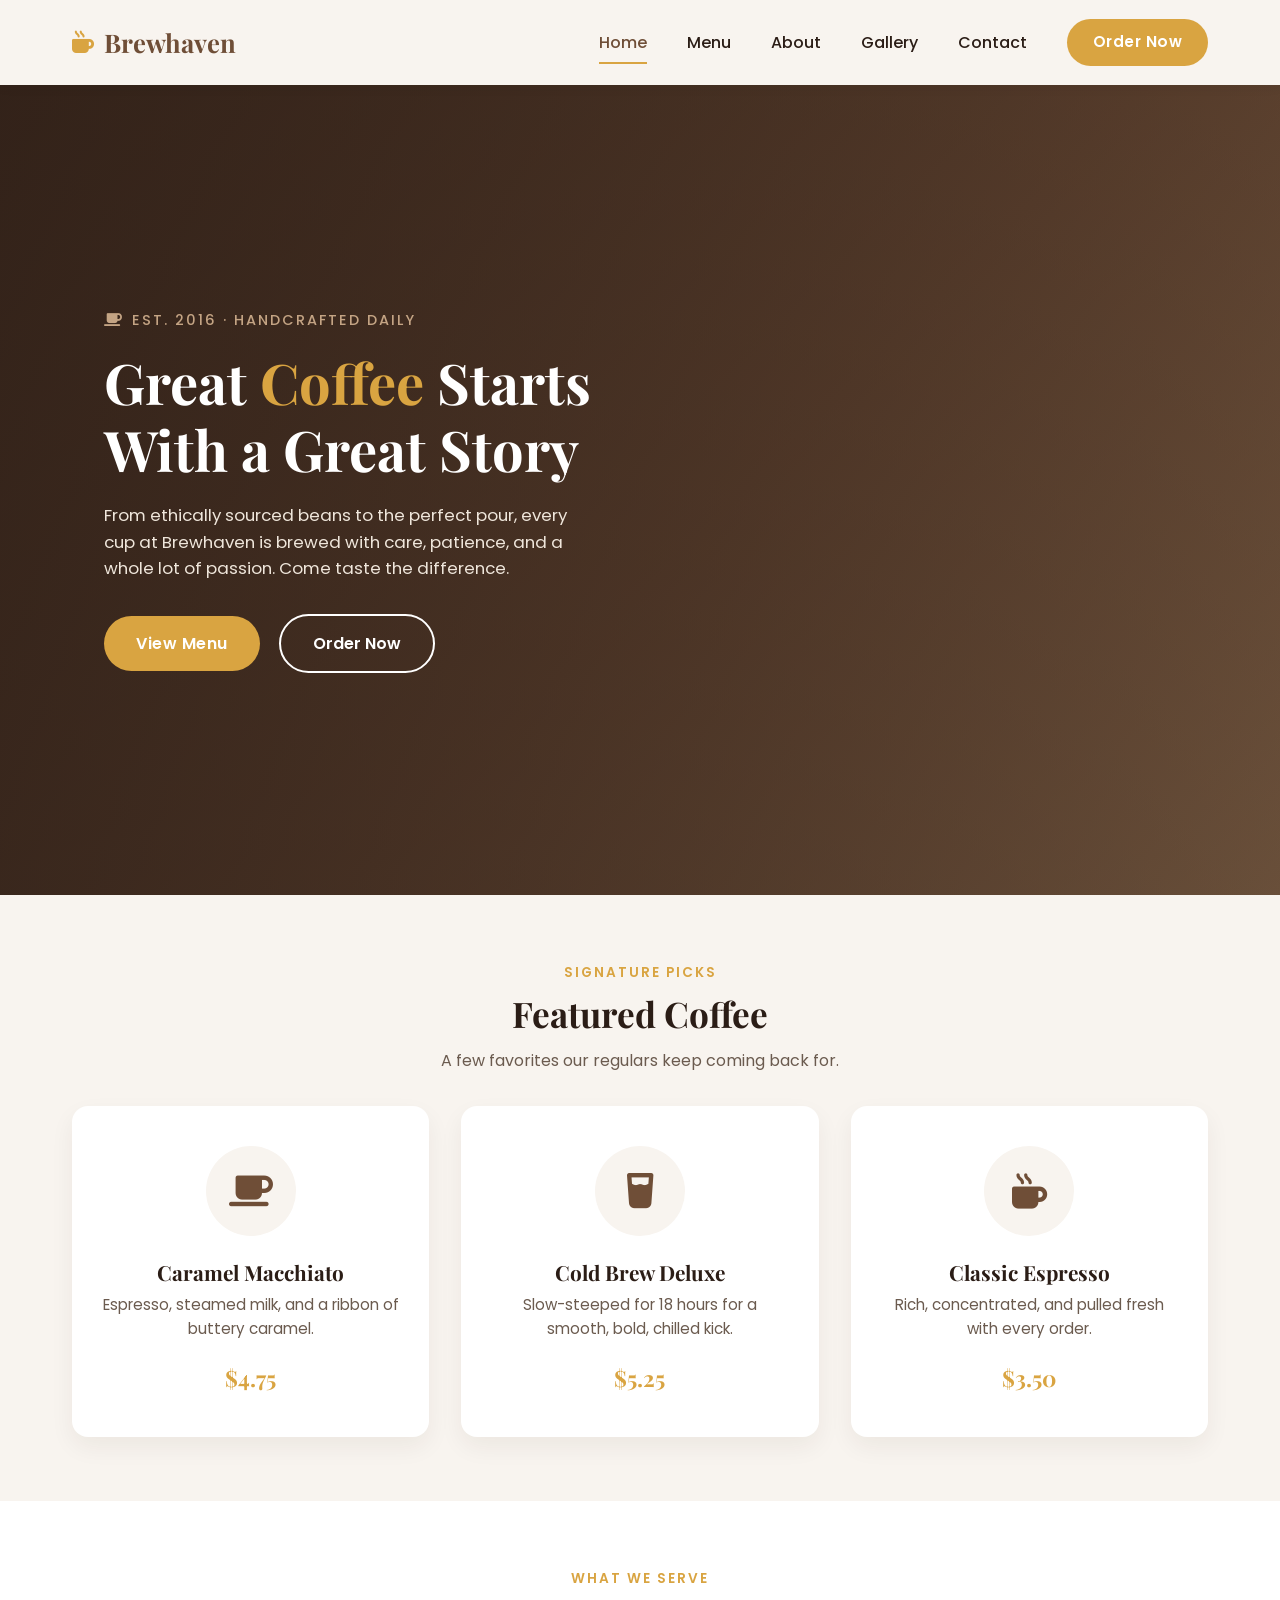
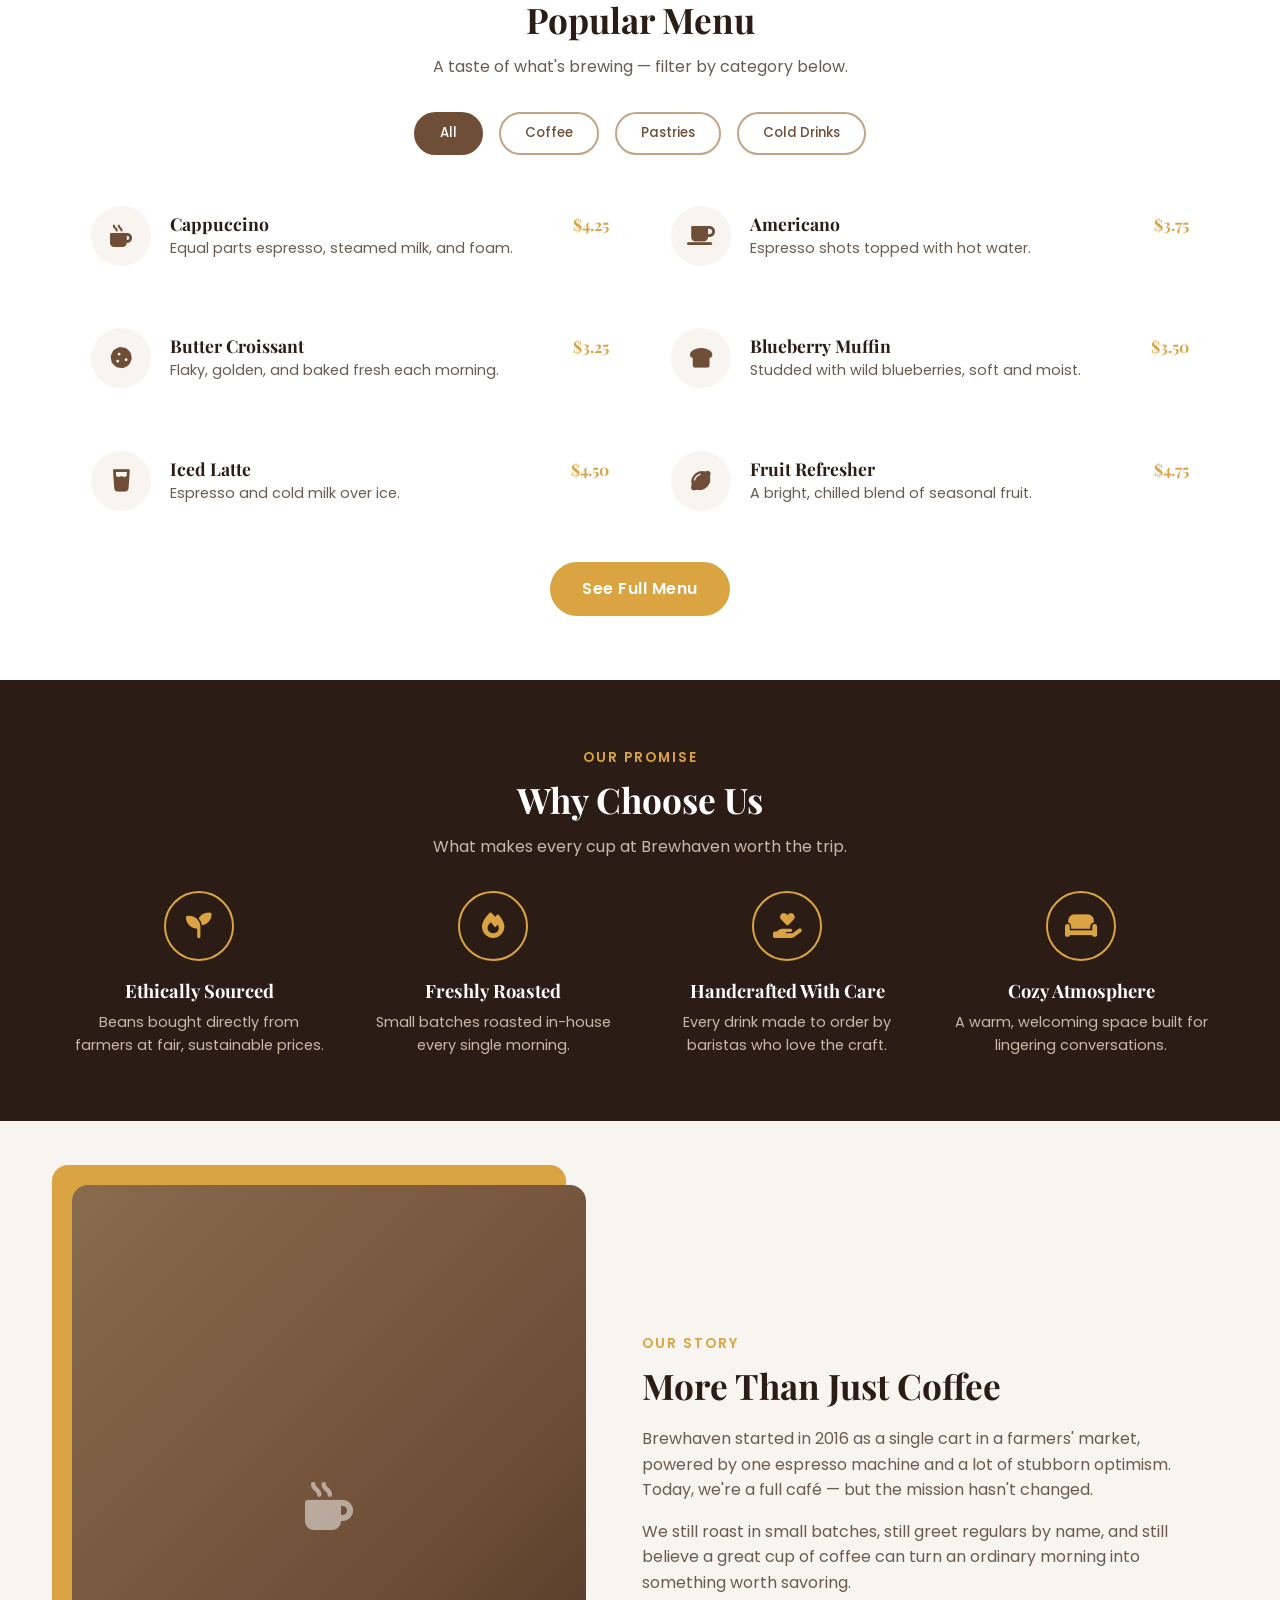
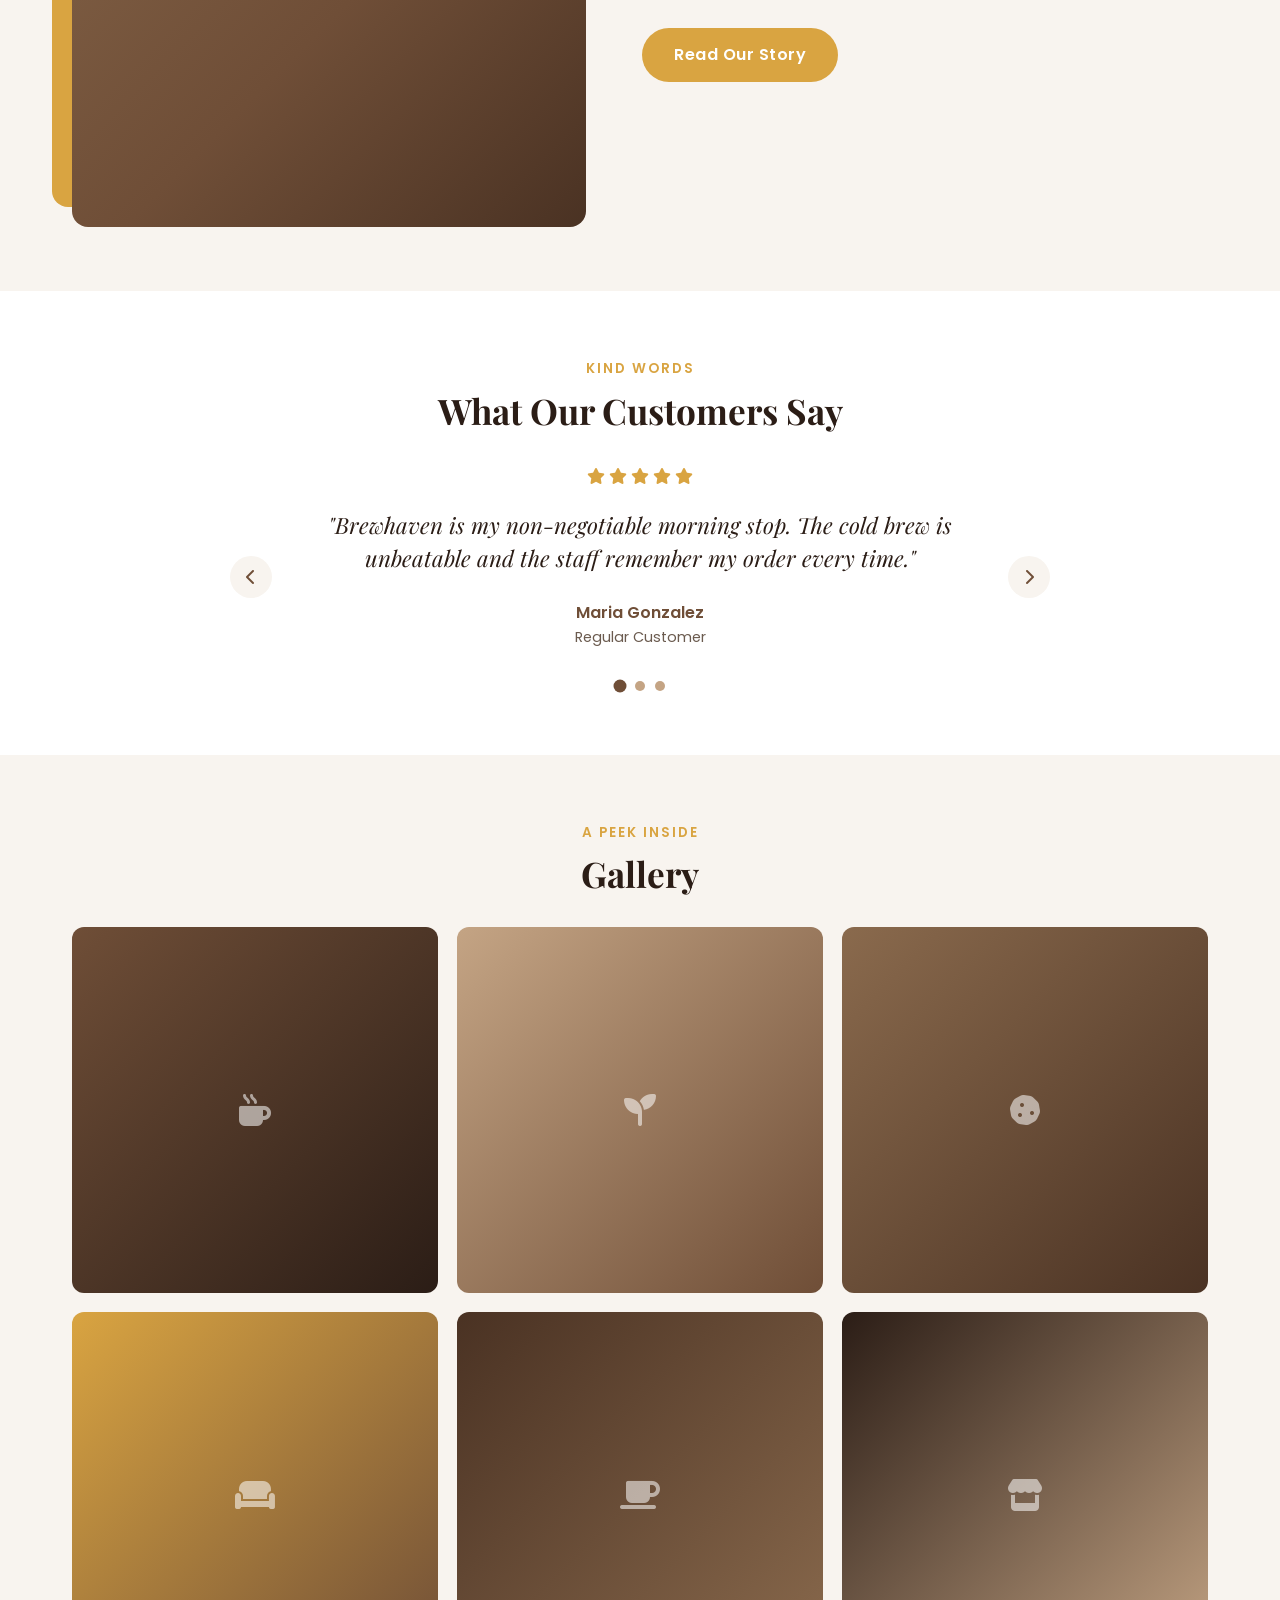
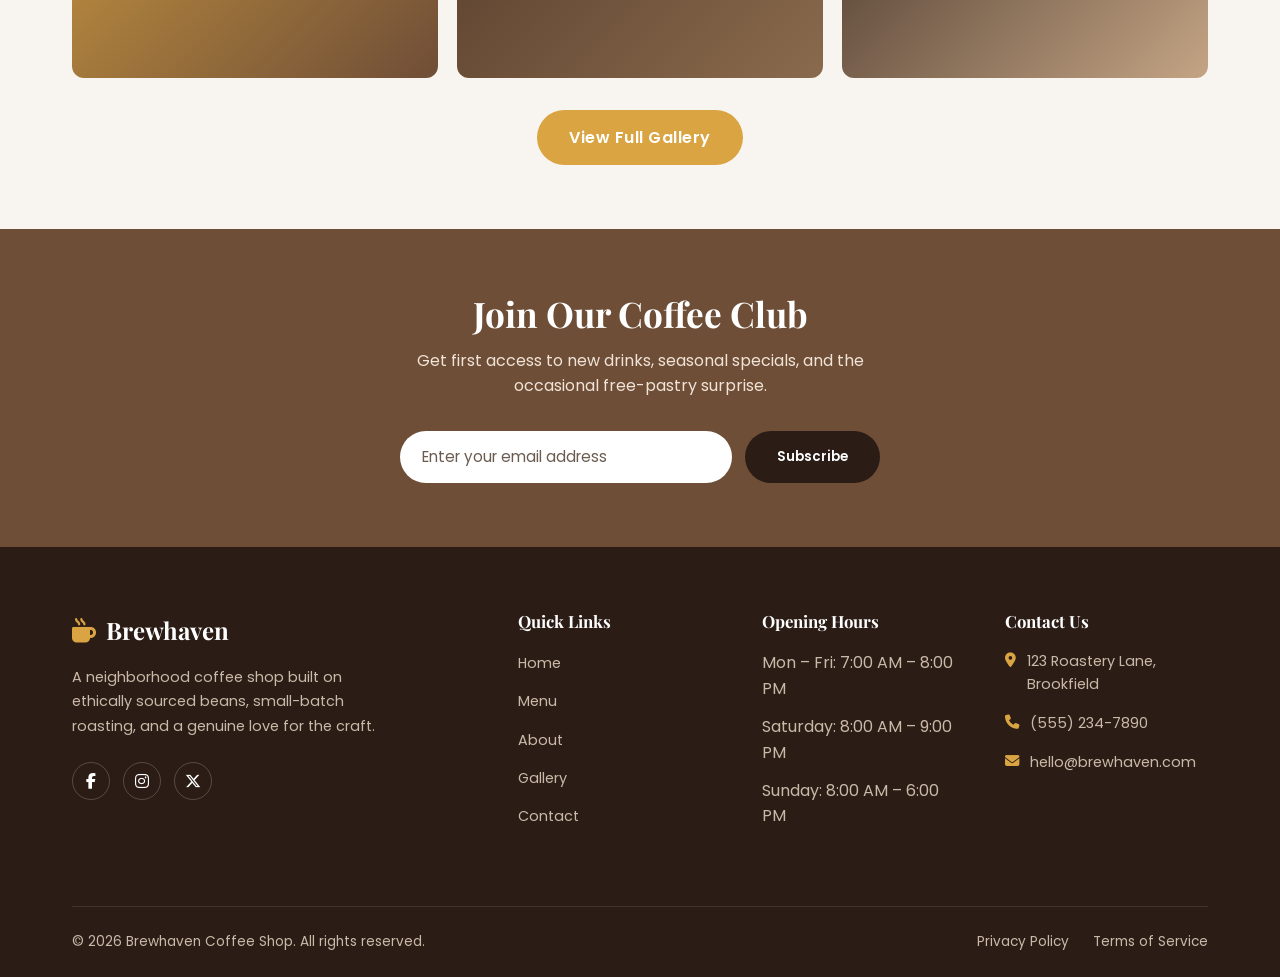
<file: index.html>
<!DOCTYPE html>
<html lang="en">
<head>
  <meta charset="UTF-8" />
  <meta name="viewport" content="width=device-width, initial-scale=1.0" />
  <title>Brewhaven Coffee Shop</title>

  <!-- Google Fonts: Playfair Display for headings, Poppins for body text -->
  <link rel="preconnect" href="https://fonts.googleapis.com" />
  <link rel="preconnect" href="https://fonts.gstatic.com" crossorigin />
  <link
    href="https://fonts.googleapis.com/css2?family=Playfair+Display:wght@600;700&family=Poppins:wght@300;400;500;600&display=swap"
    rel="stylesheet"
  />

  <!-- Font Awesome (for icons like the coffee cup, phone, social icons) -->
  <link
    rel="stylesheet"
    href="https://cdnjs.cloudflare.com/ajax/libs/font-awesome/6.5.1/css/all.min.css"
  />

  <!-- Our stylesheets. style.css MUST come first because it defines the
       CSS variables (colors, fonts) that every other file depends on. -->
  <link rel="stylesheet" href="css/style.css" />
  <link rel="stylesheet" href="css/navbar.css" />
  <link rel="stylesheet" href="css/hero.css" />
  <link rel="stylesheet" href="css/featured-coffee.css" />
  <link rel="stylesheet" href="css/popular-menu.css" />
  <link rel="stylesheet" href="css/why-choose-us.css" />
  <link rel="stylesheet" href="css/about-preview.css" />
  <link rel="stylesheet" href="css/testimonials.css" />
  <link rel="stylesheet" href="css/gallery-preview.css" />
  <link rel="stylesheet" href="css/newsletter.css" />
  <link rel="stylesheet" href="css/footer.css" />
  <link rel="stylesheet" href="css/responsive.css" />
</head>
<body>
  <!-- ==================================================================
       NAVIGATION BAR
       This <header> + <nav> combo appears at the top of every page.
       ================================================================== -->
  <header class="navbar">
    <div class="navbar-container container">

      <!-- Logo: site name + a small coffee-cup icon -->
      <a href="index.html" class="navbar-logo">
        <i class="fa-solid fa-mug-hot"></i>
        Brewhaven
      </a>

      <!-- Main navigation links -->
      <nav class="navbar-links">
        <a href="index.html" class="navbar-link active">Home</a>
        <a href="menu.html" class="navbar-link">Menu</a>
        <a href="about.html" class="navbar-link">About</a>
        <a href="gallery.html" class="navbar-link">Gallery</a>
        <a href="contact.html" class="navbar-link">Contact</a>
        <a href="contact.html" class="btn navbar-btn">Order Now</a>
      </nav>

      <!-- Hamburger icon: only visible on mobile screens (see responsive.css) -->
      <button class="navbar-toggle" aria-label="Toggle navigation menu">
        <span></span>
        <span></span>
        <span></span>
      </button>

    </div>
  </header>

  <main>
    <!-- ================================================================
         HERO SECTION
         The first thing a visitor sees: a big background, a headline,
         a short description, and two call-to-action buttons.
         ================================================================ -->
    <section class="hero">
      <div class="container">
        <div class="hero-content">

          <p class="hero-eyebrow">
            <i class="fa-solid fa-mug-saucer"></i>
            Est. 2016 &middot; Handcrafted Daily
          </p>

          <h1 class="hero-title">
            Great <span>Coffee</span> Starts With a Great Story
          </h1>

          <p class="hero-description">
            From ethically sourced beans to the perfect pour, every cup at
            Brewhaven is brewed with care, patience, and a whole lot of
            passion. Come taste the difference.
          </p>

          <div class="hero-buttons">
            <a href="menu.html" class="btn">View Menu</a>
            <a href="contact.html" class="btn-outline">Order Now</a>
          </div>

        </div>
      </div>
    </section>

    <!-- ================================================================
         Temporary placeholder — sections below the hero are built
         one at a time. Type "Next" to build the Featured Coffee
         section.
         ================================================================ -->
    <!-- ================================================================
         FEATURED COFFEE SECTION
         A showcase of our 3 signature drinks, laid out in a grid.
         ================================================================ -->
    <section class="featured">
      <div class="container">

        <div class="section-header">
          <span class="section-eyebrow">Signature Picks</span>
          <h2 class="section-title">Featured Coffee</h2>
          <p class="section-subtitle">
            A few favorites our regulars keep coming back for.
          </p>
        </div>

        <div class="featured-grid">

          <!-- Card 1 -->
          <div class="coffee-card">
            <div class="coffee-card-icon">
              <i class="fa-solid fa-mug-saucer"></i>
            </div>
            <h3 class="coffee-card-name">Caramel Macchiato</h3>
            <p class="coffee-card-description">
              Espresso, steamed milk, and a ribbon of buttery caramel.
            </p>
            <span class="coffee-card-price">$4.75</span>
          </div>

          <!-- Card 2 -->
          <div class="coffee-card">
            <div class="coffee-card-icon">
              <i class="fa-solid fa-glass-water"></i>
            </div>
            <h3 class="coffee-card-name">Cold Brew Deluxe</h3>
            <p class="coffee-card-description">
              Slow-steeped for 18 hours for a smooth, bold, chilled kick.
            </p>
            <span class="coffee-card-price">$5.25</span>
          </div>

          <!-- Card 3 -->
          <div class="coffee-card">
            <div class="coffee-card-icon">
              <i class="fa-solid fa-mug-hot"></i>
            </div>
            <h3 class="coffee-card-name">Classic Espresso</h3>
            <p class="coffee-card-description">
              Rich, concentrated, and pulled fresh with every order.
            </p>
            <span class="coffee-card-price">$3.50</span>
          </div>

        </div>
      </div>
    </section>

    <!-- ================================================================
         Temporary placeholder — type "Next" to build the Popular Menu
         section.
         ================================================================ -->
    <!-- ================================================================
         POPULAR MENU SECTION
         A filterable preview of menu items. Clicking a filter button
         shows only items in that category (logic lives in js/script.js).
         ================================================================ -->
    <section class="popular-menu">
      <div class="container">

        <div class="section-header">
          <span class="section-eyebrow">What We Serve</span>
          <h2 class="section-title">Popular Menu</h2>
          <p class="section-subtitle">
            A taste of what's brewing — filter by category below.
          </p>
        </div>

        <!-- Filter buttons. "data-filter" tells our JavaScript which
             category each button represents. -->
        <div class="menu-filters">
          <button class="menu-filter-btn active" data-filter="all">All</button>
          <button class="menu-filter-btn" data-filter="coffee">Coffee</button>
          <button class="menu-filter-btn" data-filter="pastries">Pastries</button>
          <button class="menu-filter-btn" data-filter="cold">Cold Drinks</button>
        </div>

        <!-- Menu items. "data-category" tells our JavaScript which
             category each item belongs to, so it knows when to show
             or hide it. -->
        <div class="menu-grid">

          <div class="menu-item" data-category="coffee">
            <div class="menu-item-icon"><i class="fa-solid fa-mug-hot"></i></div>
            <div class="menu-item-info">
              <div class="menu-item-text">
                <h4>Cappuccino</h4>
                <p>Equal parts espresso, steamed milk, and foam.</p>
              </div>
              <span class="menu-item-price">$4.25</span>
            </div>
          </div>

          <div class="menu-item" data-category="coffee">
            <div class="menu-item-icon"><i class="fa-solid fa-mug-saucer"></i></div>
            <div class="menu-item-info">
              <div class="menu-item-text">
                <h4>Americano</h4>
                <p>Espresso shots topped with hot water.</p>
              </div>
              <span class="menu-item-price">$3.75</span>
            </div>
          </div>

          <div class="menu-item" data-category="pastries">
            <div class="menu-item-icon"><i class="fa-solid fa-cookie"></i></div>
            <div class="menu-item-info">
              <div class="menu-item-text">
                <h4>Butter Croissant</h4>
                <p>Flaky, golden, and baked fresh each morning.</p>
              </div>
              <span class="menu-item-price">$3.25</span>
            </div>
          </div>

          <div class="menu-item" data-category="pastries">
            <div class="menu-item-icon"><i class="fa-solid fa-bread-slice"></i></div>
            <div class="menu-item-info">
              <div class="menu-item-text">
                <h4>Blueberry Muffin</h4>
                <p>Studded with wild blueberries, soft and moist.</p>
              </div>
              <span class="menu-item-price">$3.50</span>
            </div>
          </div>

          <div class="menu-item" data-category="cold">
            <div class="menu-item-icon"><i class="fa-solid fa-glass-water"></i></div>
            <div class="menu-item-info">
              <div class="menu-item-text">
                <h4>Iced Latte</h4>
                <p>Espresso and cold milk over ice.</p>
              </div>
              <span class="menu-item-price">$4.50</span>
            </div>
          </div>

          <div class="menu-item" data-category="cold">
            <div class="menu-item-icon"><i class="fa-solid fa-lemon"></i></div>
            <div class="menu-item-info">
              <div class="menu-item-text">
                <h4>Fruit Refresher</h4>
                <p>A bright, chilled blend of seasonal fruit.</p>
              </div>
              <span class="menu-item-price">$4.75</span>
            </div>
          </div>

        </div>

        <div class="popular-menu-cta">
          <a href="menu.html" class="btn">See Full Menu</a>
        </div>

      </div>
    </section>

    <!-- ================================================================
         WHY CHOOSE US SECTION
         Feature highlights in a self-responsive grid (no media query
         needed — see the "auto-fit / minmax" comment in
         why-choose-us.css).
         ================================================================ -->
    <section class="why-choose-us">
      <div class="container">

        <div class="section-header">
          <span class="section-eyebrow">Our Promise</span>
          <h2 class="section-title">Why Choose Us</h2>
          <p class="section-subtitle">
            What makes every cup at Brewhaven worth the trip.
          </p>
        </div>

        <div class="why-grid">

          <div class="why-item">
            <div class="why-item-icon"><i class="fa-solid fa-seedling"></i></div>
            <h3 class="why-item-title">Ethically Sourced</h3>
            <p class="why-item-description">
              Beans bought directly from farmers at fair, sustainable prices.
            </p>
          </div>

          <div class="why-item">
            <div class="why-item-icon"><i class="fa-solid fa-fire"></i></div>
            <h3 class="why-item-title">Freshly Roasted</h3>
            <p class="why-item-description">
              Small batches roasted in-house every single morning.
            </p>
          </div>

          <div class="why-item">
            <div class="why-item-icon"><i class="fa-solid fa-hand-holding-heart"></i></div>
            <h3 class="why-item-title">Handcrafted With Care</h3>
            <p class="why-item-description">
              Every drink made to order by baristas who love the craft.
            </p>
          </div>

          <div class="why-item">
            <div class="why-item-icon"><i class="fa-solid fa-couch"></i></div>
            <h3 class="why-item-title">Cozy Atmosphere</h3>
            <p class="why-item-description">
              A warm, welcoming space built for lingering conversations.
            </p>
          </div>

        </div>
      </div>
    </section>

    <!-- ================================================================
         ABOUT PREVIEW SECTION
         A two-column teaser (image + story) linking to the full
         About page.
         ================================================================ -->
    <section class="about-preview">
      <div class="container">
        <div class="about-preview-grid">

          <!-- Image column -->
          <div class="about-preview-image-wrap">
            <div class="about-preview-accent"></div>
            <div class="about-preview-image">
              <i class="fa-solid fa-mug-hot"></i>
            </div>
          </div>

          <!-- Text column -->
          <div class="about-preview-text">
            <div class="section-header">
              <span class="section-eyebrow">Our Story</span>
              <h2 class="section-title">More Than Just Coffee</h2>
            </div>
            <p>
              Brewhaven started in 2016 as a single cart in a farmers'
              market, powered by one espresso machine and a lot of
              stubborn optimism. Today, we're a full café — but the
              mission hasn't changed.
            </p>
            <p>
              We still roast in small batches, still greet regulars by
              name, and still believe a great cup of coffee can turn an
              ordinary morning into something worth savoring.
            </p>
            <a href="about.html" class="btn">Read Our Story</a>
          </div>

        </div>
      </div>
    </section>

    <!-- ================================================================
         CUSTOMER TESTIMONIALS SECTION
         A one-at-a-time quote slider. Slide-switching logic (Prev/Next
         buttons, dots, and auto-rotation) lives in js/script.js.
         ================================================================ -->
    <section class="testimonials">
      <div class="container">

        <div class="section-header">
          <span class="section-eyebrow">Kind Words</span>
          <h2 class="section-title">What Our Customers Say</h2>
        </div>

        <div class="testimonial-slider">

          <!-- Prev/Next arrows -->
          <button class="testimonial-arrow prev" aria-label="Previous testimonial">
            <i class="fa-solid fa-chevron-left"></i>
          </button>
          <button class="testimonial-arrow next" aria-label="Next testimonial">
            <i class="fa-solid fa-chevron-right"></i>
          </button>

          <!-- Slide 1 -->
          <div class="testimonial-slide active">
            <div class="testimonial-stars">
              <i class="fa-solid fa-star"></i>
              <i class="fa-solid fa-star"></i>
              <i class="fa-solid fa-star"></i>
              <i class="fa-solid fa-star"></i>
              <i class="fa-solid fa-star"></i>
            </div>
            <p class="testimonial-quote">
              "Brewhaven is my non-negotiable morning stop. The cold brew is
              unbeatable and the staff remember my order every time."
            </p>
            <p class="testimonial-author">Maria Gonzalez</p>
            <p class="testimonial-role">Regular Customer</p>
          </div>

          <!-- Slide 2 -->
          <div class="testimonial-slide">
            <div class="testimonial-stars">
              <i class="fa-solid fa-star"></i>
              <i class="fa-solid fa-star"></i>
              <i class="fa-solid fa-star"></i>
              <i class="fa-solid fa-star"></i>
              <i class="fa-solid fa-star"></i>
            </div>
            <p class="testimonial-quote">
              "I work from here at least twice a week. Great wifi, comfy
              seating, and the caramel macchiato is genuinely the best in town."
            </p>
            <p class="testimonial-author">James Turner</p>
            <p class="testimonial-role">Freelance Designer</p>
          </div>

          <!-- Slide 3 -->
          <div class="testimonial-slide">
            <div class="testimonial-stars">
              <i class="fa-solid fa-star"></i>
              <i class="fa-solid fa-star"></i>
              <i class="fa-solid fa-star"></i>
              <i class="fa-solid fa-star"></i>
              <i class="fa-solid fa-star-half-stroke"></i>
            </div>
            <p class="testimonial-quote">
              "You can genuinely taste the difference in the beans. Brewhaven
              has completely ruined every other coffee shop for me."
            </p>
            <p class="testimonial-author">Priya Nair</p>
            <p class="testimonial-role">Local Food Blogger</p>
          </div>

          <!-- Dot indicators -->
          <div class="testimonial-dots">
            <button class="testimonial-dot active" data-slide="0" aria-label="Show testimonial 1"></button>
            <button class="testimonial-dot" data-slide="1" aria-label="Show testimonial 2"></button>
            <button class="testimonial-dot" data-slide="2" aria-label="Show testimonial 3"></button>
          </div>

        </div>
      </div>
    </section>

    <!-- ================================================================
         GALLERY PREVIEW SECTION
         A small photo grid teasing the full Gallery page, with a
         hover zoom + overlay effect.
         ================================================================ -->
    <section class="gallery-preview">
      <div class="container">

        <div class="section-header">
          <span class="section-eyebrow">A Peek Inside</span>
          <h2 class="section-title">Gallery</h2>
        </div>

        <div class="gallery-preview-grid">

          <div class="gallery-item">
            <div class="gallery-item-photo"><i class="fa-solid fa-mug-hot"></i></div>
            <div class="gallery-item-overlay"><i class="fa-solid fa-magnifying-glass"></i></div>
          </div>

          <div class="gallery-item">
            <div class="gallery-item-photo"><i class="fa-solid fa-seedling"></i></div>
            <div class="gallery-item-overlay"><i class="fa-solid fa-magnifying-glass"></i></div>
          </div>

          <div class="gallery-item">
            <div class="gallery-item-photo"><i class="fa-solid fa-cookie"></i></div>
            <div class="gallery-item-overlay"><i class="fa-solid fa-magnifying-glass"></i></div>
          </div>

          <div class="gallery-item">
            <div class="gallery-item-photo"><i class="fa-solid fa-couch"></i></div>
            <div class="gallery-item-overlay"><i class="fa-solid fa-magnifying-glass"></i></div>
          </div>

          <div class="gallery-item">
            <div class="gallery-item-photo"><i class="fa-solid fa-mug-saucer"></i></div>
            <div class="gallery-item-overlay"><i class="fa-solid fa-magnifying-glass"></i></div>
          </div>

          <div class="gallery-item">
            <div class="gallery-item-photo"><i class="fa-solid fa-store"></i></div>
            <div class="gallery-item-overlay"><i class="fa-solid fa-magnifying-glass"></i></div>
          </div>

        </div>

        <div class="gallery-preview-cta">
          <a href="gallery.html" class="btn">View Full Gallery</a>
        </div>

      </div>
    </section>

    <!-- ================================================================
         NEWSLETTER SECTION
         An email signup form. Validation happens in js/script.js —
         "novalidate" below turns off the browser's default popup so
         we can show our OWN styled message instead.
         ================================================================ -->
    <section class="newsletter">
      <div class="container">

        <h2 class="section-title">Join Our Coffee Club</h2>
        <p class="newsletter-subtitle">
          Get first access to new drinks, seasonal specials, and
          the occasional free-pastry surprise.
        </p>

        <form class="newsletter-form" novalidate>
          <input
            type="email"
            class="newsletter-input"
            id="newsletter-email"
            placeholder="Enter your email address"
            required
          />
          <button type="submit" class="newsletter-submit">Subscribe</button>
        </form>

        <p class="newsletter-message" id="newsletter-message"></p>

      </div>
    </section>

  </main>

  <!-- ==================================================================
       FOOTER
       Appears at the bottom of every page: brand info, quick links,
       contact details, social icons, and a copyright bar.
       ================================================================== -->
  <footer class="footer">
    <div class="container">

      <div class="footer-grid">

        <!-- Brand column -->
        <div>
          <a href="index.html" class="footer-brand-logo">
            <i class="fa-solid fa-mug-hot"></i>
            Brewhaven
          </a>
          <p class="footer-brand-text">
            A neighborhood coffee shop built on ethically sourced beans,
            small-batch roasting, and a genuine love for the craft.
          </p>
          <div class="footer-socials">
            <a href="#" class="footer-social-link" aria-label="Facebook">
              <i class="fa-brands fa-facebook-f"></i>
            </a>
            <a href="#" class="footer-social-link" aria-label="Instagram">
              <i class="fa-brands fa-instagram"></i>
            </a>
            <a href="#" class="footer-social-link" aria-label="Twitter">
              <i class="fa-brands fa-x-twitter"></i>
            </a>
          </div>
        </div>

        <!-- Quick Links column -->
        <div>
          <h4 class="footer-heading">Quick Links</h4>
          <ul class="footer-links">
            <li><a href="index.html">Home</a></li>
            <li><a href="menu.html">Menu</a></li>
            <li><a href="about.html">About</a></li>
            <li><a href="gallery.html">Gallery</a></li>
            <li><a href="contact.html">Contact</a></li>
          </ul>
        </div>

        <!-- Opening Hours column -->
        <div>
          <h4 class="footer-heading">Opening Hours</h4>
          <ul class="footer-links">
            <li>Mon – Fri: 7:00 AM – 8:00 PM</li>
            <li>Saturday: 8:00 AM – 9:00 PM</li>
            <li>Sunday: 8:00 AM – 6:00 PM</li>
          </ul>
        </div>

        <!-- Contact Info column -->
        <div>
          <h4 class="footer-heading">Contact Us</h4>
          <div class="footer-contact-item">
            <i class="fa-solid fa-location-dot"></i>
            <span>123 Roastery Lane, Brookfield</span>
          </div>
          <div class="footer-contact-item">
            <i class="fa-solid fa-phone"></i>
            <span>(555) 234-7890</span>
          </div>
          <div class="footer-contact-item">
            <i class="fa-solid fa-envelope"></i>
            <span>hello@brewhaven.com</span>
          </div>
        </div>

      </div>

      <!-- Bottom bar -->
      <div class="footer-bottom">
        <p>&copy; 2026 Brewhaven Coffee Shop. All rights reserved.</p>
        <div class="footer-bottom-links">
          <a href="#">Privacy Policy</a>
          <a href="#">Terms of Service</a>
        </div>
      </div>

    </div>
  </footer>

  <!-- Our JavaScript files, loaded at the end of the body so the HTML
       loads first and the page feels faster to the visitor. -->
  <script src="js/script.js"></script>
  <script src="js/navbar.js"></script>
</body>
</html>
</file>
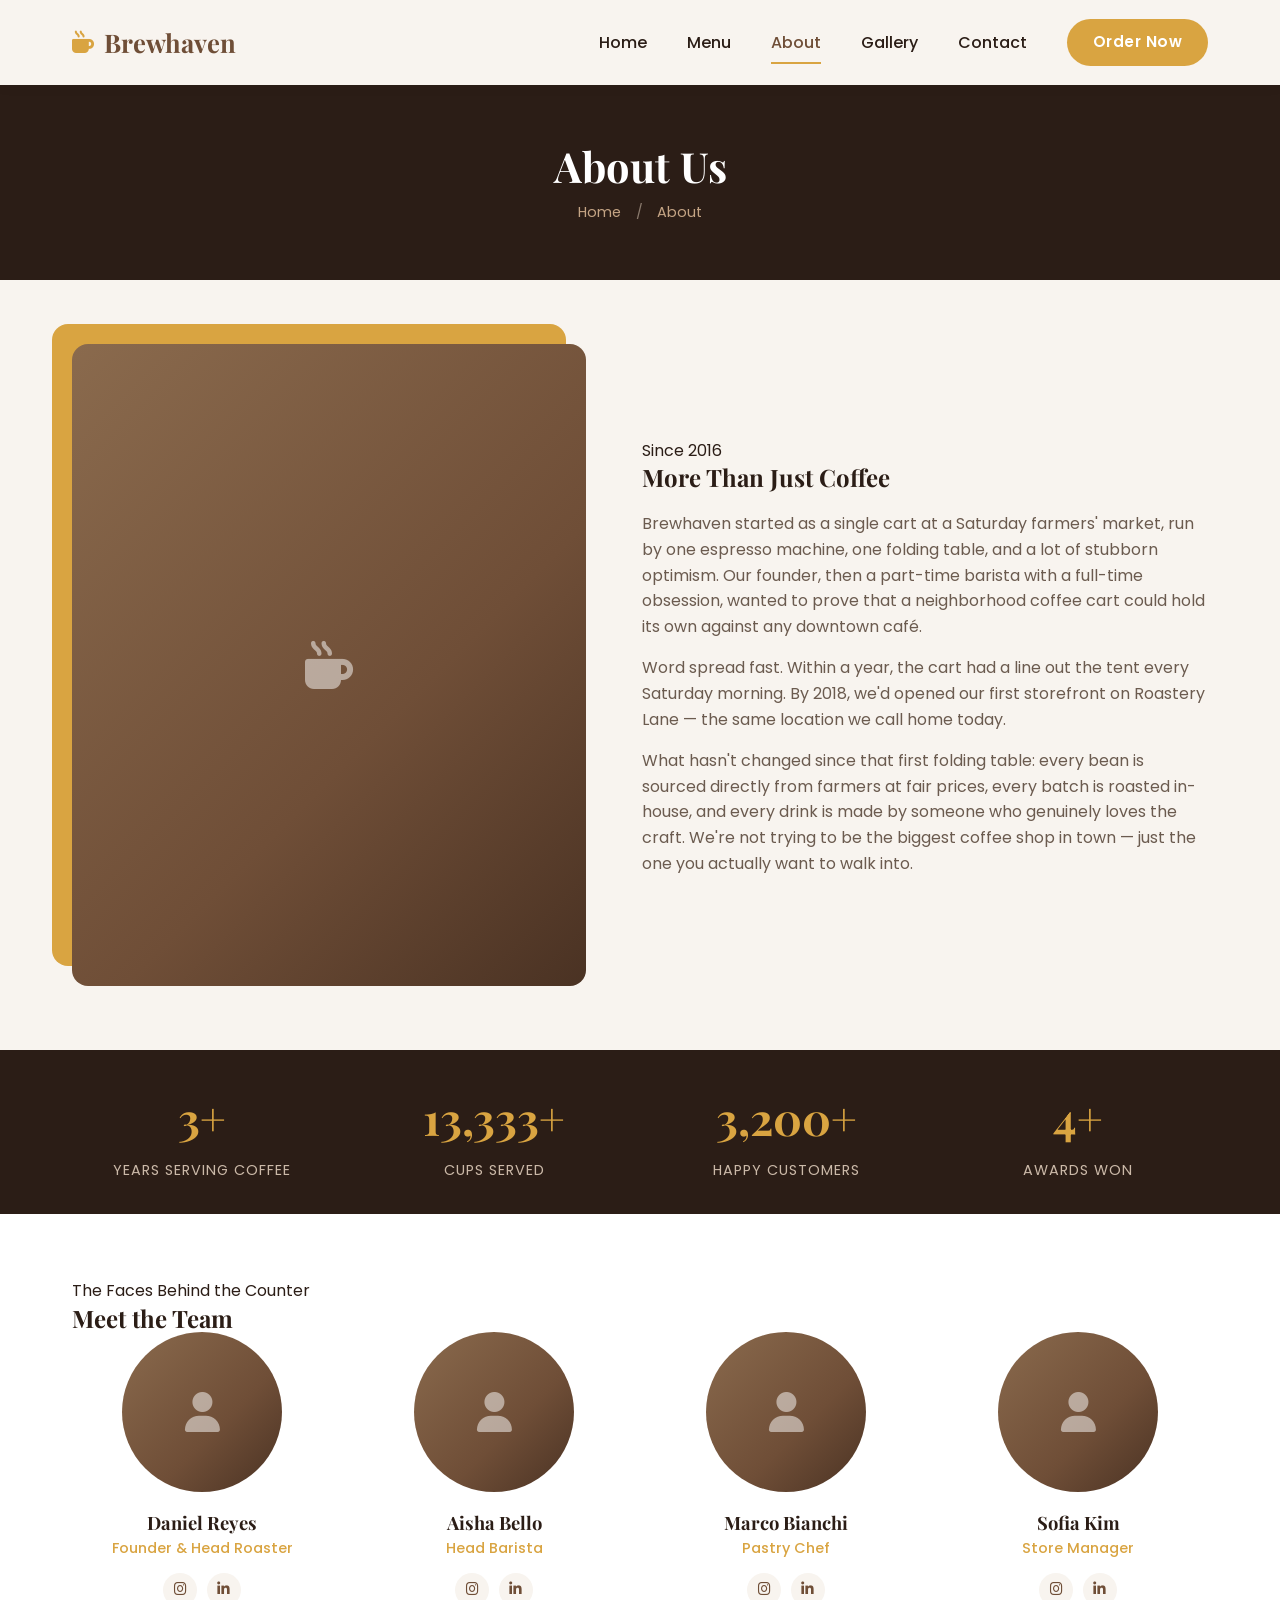
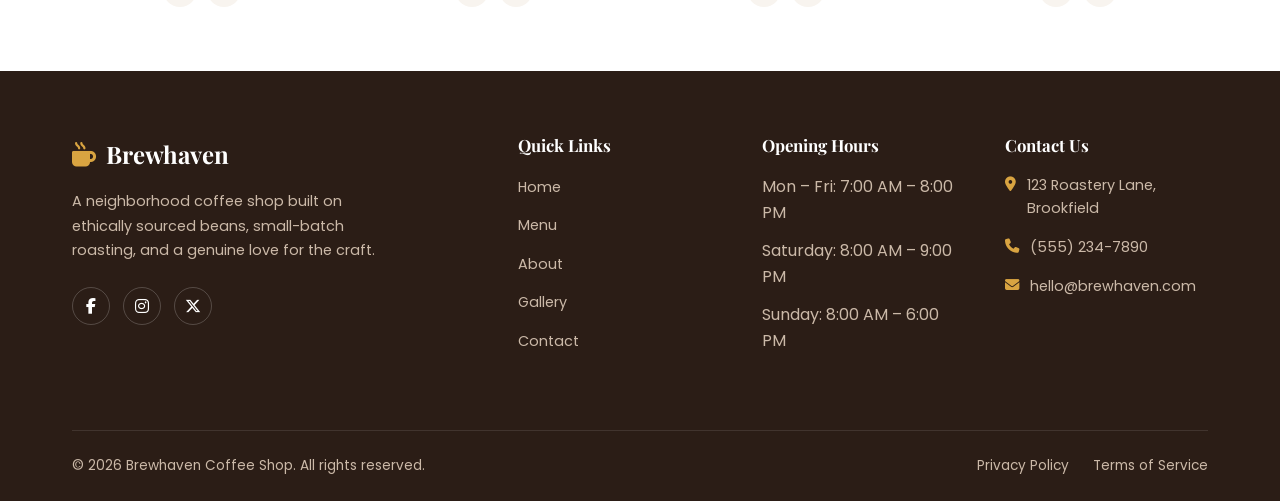
<file: about.html>
<!DOCTYPE html>
<html lang="en">
<head>
  <meta charset="UTF-8" />
  <meta name="viewport" content="width=device-width, initial-scale=1.0" />
  <title>About | Brewhaven Coffee Shop</title>

  <link rel="preconnect" href="https://fonts.googleapis.com" />
  <link rel="preconnect" href="https://fonts.gstatic.com" crossorigin />
  <link
    href="https://fonts.googleapis.com/css2?family=Playfair+Display:wght@600;700&family=Poppins:wght@300;400;500;600&display=swap"
    rel="stylesheet"
  />

  <link
    rel="stylesheet"
    href="https://cdnjs.cloudflare.com/ajax/libs/font-awesome/6.5.1/css/all.min.css"
  />

  <link rel="stylesheet" href="css/style.css" />
  <link rel="stylesheet" href="css/navbar.css" />
  <link rel="stylesheet" href="css/about.css" />
  <link rel="stylesheet" href="css/footer.css" />
  <link rel="stylesheet" href="css/responsive.css" />
</head>
<body>
  <!-- ==================================================================
       NAVIGATION BAR
       ================================================================== -->
  <header class="navbar">
    <div class="navbar-container container">

      <a href="index.html" class="navbar-logo">
        <i class="fa-solid fa-mug-hot"></i>
        Brewhaven
      </a>

      <nav class="navbar-links">
        <a href="index.html" class="navbar-link">Home</a>
        <a href="menu.html" class="navbar-link">Menu</a>
        <a href="about.html" class="navbar-link active">About</a>
        <a href="gallery.html" class="navbar-link">Gallery</a>
        <a href="contact.html" class="navbar-link">Contact</a>
        <a href="contact.html" class="btn navbar-btn">Order Now</a>
      </nav>

      <button class="navbar-toggle" aria-label="Toggle navigation menu">
        <span></span>
        <span></span>
        <span></span>
      </button>

    </div>
  </header>

  <main>
    <!-- ================================================================
         PAGE HEADER
         ================================================================ -->
    <section class="page-header">
      <div class="container">
        <h1 class="page-header-title">About Us</h1>
        <p class="page-header-breadcrumb">
          <a href="index.html">Home</a>
          <span>/</span>
          About
        </p>
      </div>
    </section>

    <!-- ================================================================
         OUR STORY (full version)
         ================================================================ -->
    <section class="about-story">
      <div class="container">
        <div class="about-story-grid">

          <div class="about-story-image-wrap">
            <div class="about-story-accent"></div>
            <div class="about-story-image">
              <i class="fa-solid fa-mug-hot"></i>
            </div>
          </div>

          <div class="about-story-text">
            <div class="section-header">
              <span class="section-eyebrow">Since 2016</span>
              <h2 class="section-title">More Than Just Coffee</h2>
            </div>
            <p>
              Brewhaven started as a single cart at a Saturday farmers'
              market, run by one espresso machine, one folding table,
              and a lot of stubborn optimism. Our founder, then a
              part-time barista with a full-time obsession, wanted to
              prove that a neighborhood coffee cart could hold its own
              against any downtown café.
            </p>
            <p>
              Word spread fast. Within a year, the cart had a line out
              the tent every Saturday morning. By 2018, we'd opened our
              first storefront on Roastery Lane — the same location we
              call home today.
            </p>
            <p>
              What hasn't changed since that first folding table: every
              bean is sourced directly from farmers at fair prices,
              every batch is roasted in-house, and every drink is made
              by someone who genuinely loves the craft. We're not
              trying to be the biggest coffee shop in town — just the
              one you actually want to walk into.
            </p>
          </div>

        </div>
      </div>
    </section>

    <!-- ================================================================
         STATS STRIP
         Numbers count up from 0 when scrolled into view — see the
         IntersectionObserver code in js/script.js. "data-target" holds
         the final number JavaScript counts up to.
         ================================================================ -->
    <section class="about-stats">
      <div class="container">
        <div class="about-stats-grid">

          <div>
            <div class="about-stat-number" data-target="10">0+</div>
            <p class="about-stat-label">Years Serving Coffee</p>
          </div>

          <div>
            <div class="about-stat-number" data-target="50000">0+</div>
            <p class="about-stat-label">Cups Served</p>
          </div>

          <div>
            <div class="about-stat-number" data-target="12000">0+</div>
            <p class="about-stat-label">Happy Customers</p>
          </div>

          <div>
            <div class="about-stat-number" data-target="15">0+</div>
            <p class="about-stat-label">Awards Won</p>
          </div>

        </div>
      </div>
    </section>

    <!-- ================================================================
         TEAM SECTION
         ================================================================ -->
    <section class="about-team">
      <div class="container">

        <div class="section-header">
          <span class="section-eyebrow">The Faces Behind the Counter</span>
          <h2 class="section-title">Meet the Team</h2>
        </div>

        <div class="team-grid">

          <div class="team-card">
            <div class="team-card-photo"><i class="fa-solid fa-user"></i></div>
            <h3 class="team-card-name">Daniel Reyes</h3>
            <p class="team-card-role">Founder &amp; Head Roaster</p>
            <div class="team-card-socials">
              <a href="#" class="team-card-social-link" aria-label="Instagram"><i class="fa-brands fa-instagram"></i></a>
              <a href="#" class="team-card-social-link" aria-label="LinkedIn"><i class="fa-brands fa-linkedin-in"></i></a>
            </div>
          </div>

          <div class="team-card">
            <div class="team-card-photo"><i class="fa-solid fa-user"></i></div>
            <h3 class="team-card-name">Aisha Bello</h3>
            <p class="team-card-role">Head Barista</p>
            <div class="team-card-socials">
              <a href="#" class="team-card-social-link" aria-label="Instagram"><i class="fa-brands fa-instagram"></i></a>
              <a href="#" class="team-card-social-link" aria-label="LinkedIn"><i class="fa-brands fa-linkedin-in"></i></a>
            </div>
          </div>

          <div class="team-card">
            <div class="team-card-photo"><i class="fa-solid fa-user"></i></div>
            <h3 class="team-card-name">Marco Bianchi</h3>
            <p class="team-card-role">Pastry Chef</p>
            <div class="team-card-socials">
              <a href="#" class="team-card-social-link" aria-label="Instagram"><i class="fa-brands fa-instagram"></i></a>
              <a href="#" class="team-card-social-link" aria-label="LinkedIn"><i class="fa-brands fa-linkedin-in"></i></a>
            </div>
          </div>

          <div class="team-card">
            <div class="team-card-photo"><i class="fa-solid fa-user"></i></div>
            <h3 class="team-card-name">Sofia Kim</h3>
            <p class="team-card-role">Store Manager</p>
            <div class="team-card-socials">
              <a href="#" class="team-card-social-link" aria-label="Instagram"><i class="fa-brands fa-instagram"></i></a>
              <a href="#" class="team-card-social-link" aria-label="LinkedIn"><i class="fa-brands fa-linkedin-in"></i></a>
            </div>
          </div>

        </div>
      </div>
    </section>
  </main>

  <!-- ==================================================================
       FOOTER (identical to every other page)
       ================================================================== -->
  <footer class="footer">
    <div class="container">

      <div class="footer-grid">

        <div>
          <a href="index.html" class="footer-brand-logo">
            <i class="fa-solid fa-mug-hot"></i>
            Brewhaven
          </a>
          <p class="footer-brand-text">
            A neighborhood coffee shop built on ethically sourced beans,
            small-batch roasting, and a genuine love for the craft.
          </p>
          <div class="footer-socials">
            <a href="#" class="footer-social-link" aria-label="Facebook">
              <i class="fa-brands fa-facebook-f"></i>
            </a>
            <a href="#" class="footer-social-link" aria-label="Instagram">
              <i class="fa-brands fa-instagram"></i>
            </a>
            <a href="#" class="footer-social-link" aria-label="Twitter">
              <i class="fa-brands fa-x-twitter"></i>
            </a>
          </div>
        </div>

        <div>
          <h4 class="footer-heading">Quick Links</h4>
          <ul class="footer-links">
            <li><a href="index.html">Home</a></li>
            <li><a href="menu.html">Menu</a></li>
            <li><a href="about.html">About</a></li>
            <li><a href="gallery.html">Gallery</a></li>
            <li><a href="contact.html">Contact</a></li>
          </ul>
        </div>

        <div>
          <h4 class="footer-heading">Opening Hours</h4>
          <ul class="footer-links">
            <li>Mon – Fri: 7:00 AM – 8:00 PM</li>
            <li>Saturday: 8:00 AM – 9:00 PM</li>
            <li>Sunday: 8:00 AM – 6:00 PM</li>
          </ul>
        </div>

        <div>
          <h4 class="footer-heading">Contact Us</h4>
          <div class="footer-contact-item">
            <i class="fa-solid fa-location-dot"></i>
            <span>123 Roastery Lane, Brookfield</span>
          </div>
          <div class="footer-contact-item">
            <i class="fa-solid fa-phone"></i>
            <span>(555) 234-7890</span>
          </div>
          <div class="footer-contact-item">
            <i class="fa-solid fa-envelope"></i>
            <span>hello@brewhaven.com</span>
          </div>
        </div>

      </div>

      <div class="footer-bottom">
        <p>&copy; 2026 Brewhaven Coffee Shop. All rights reserved.</p>
        <div class="footer-bottom-links">
          <a href="#">Privacy Policy</a>
          <a href="#">Terms of Service</a>
        </div>
      </div>

    </div>
  </footer>

  <script src="js/script.js"></script>
  <script src="js/navbar.js"></script>
</body>
</html>
</file>
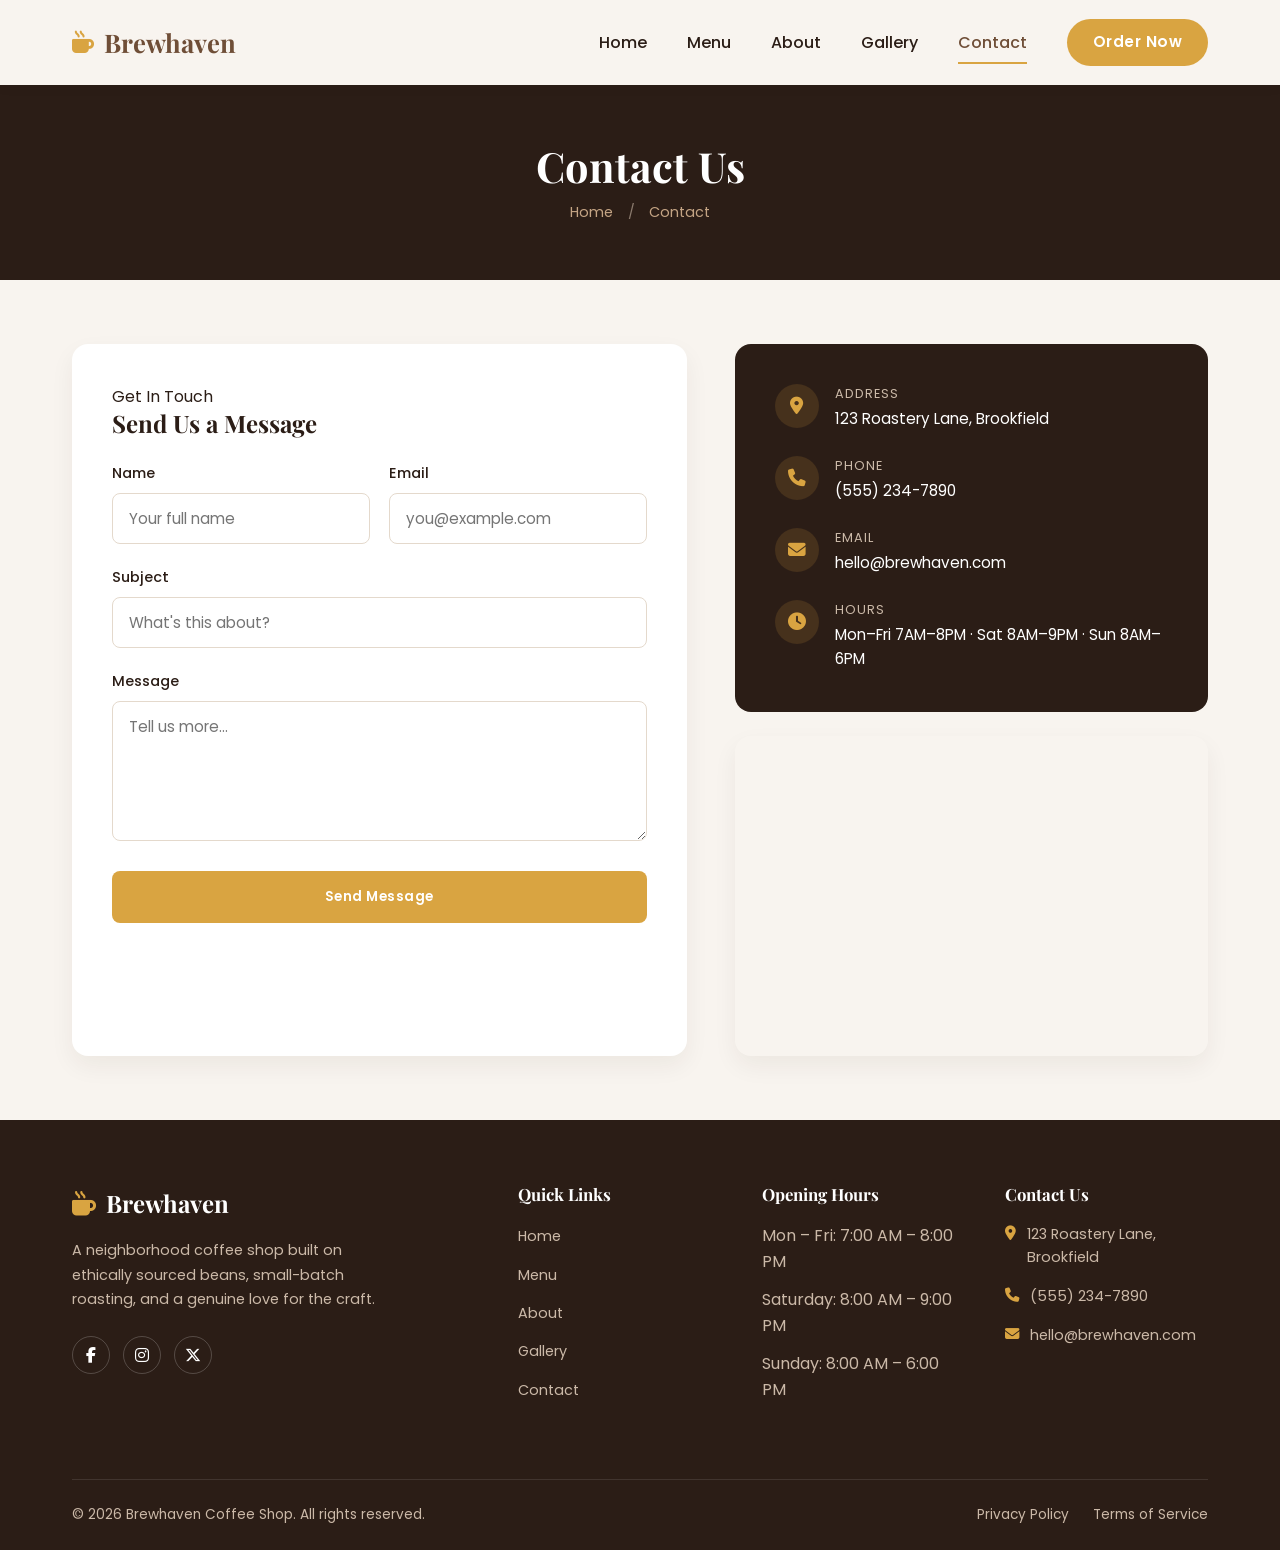
<file: contact.html>
<!DOCTYPE html>
<html lang="en">
<head>
  <meta charset="UTF-8" />
  <meta name="viewport" content="width=device-width, initial-scale=1.0" />
  <title>Contact | Brewhaven Coffee Shop</title>

  <link rel="preconnect" href="https://fonts.googleapis.com" />
  <link rel="preconnect" href="https://fonts.gstatic.com" crossorigin />
  <link
    href="https://fonts.googleapis.com/css2?family=Playfair+Display:wght@600;700&family=Poppins:wght@300;400;500;600&display=swap"
    rel="stylesheet"
  />

  <link
    rel="stylesheet"
    href="https://cdnjs.cloudflare.com/ajax/libs/font-awesome/6.5.1/css/all.min.css"
  />

  <link rel="stylesheet" href="css/style.css" />
  <link rel="stylesheet" href="css/navbar.css" />
  <link rel="stylesheet" href="css/contact.css" />
  <link rel="stylesheet" href="css/footer.css" />
  <link rel="stylesheet" href="css/responsive.css" />
</head>
<body>
  <!-- ==================================================================
       NAVIGATION BAR
       ================================================================== -->
  <header class="navbar">
    <div class="navbar-container container">

      <a href="index.html" class="navbar-logo">
        <i class="fa-solid fa-mug-hot"></i>
        Brewhaven
      </a>

      <nav class="navbar-links">
        <a href="index.html" class="navbar-link">Home</a>
        <a href="menu.html" class="navbar-link">Menu</a>
        <a href="about.html" class="navbar-link">About</a>
        <a href="gallery.html" class="navbar-link">Gallery</a>
        <a href="contact.html" class="navbar-link active">Contact</a>
        <a href="contact.html" class="btn navbar-btn">Order Now</a>
      </nav>

      <button class="navbar-toggle" aria-label="Toggle navigation menu">
        <span></span>
        <span></span>
        <span></span>
      </button>

    </div>
  </header>

  <main>
    <!-- ================================================================
         PAGE HEADER
         ================================================================ -->
    <section class="page-header">
      <div class="container">
        <h1 class="page-header-title">Contact Us</h1>
        <p class="page-header-breadcrumb">
          <a href="index.html">Home</a>
          <span>/</span>
          Contact
        </p>
      </div>
    </section>

    <!-- ================================================================
         CONTACT SECTION
         Two columns: the form on the left, store info + map on the
         right. Validation logic lives in js/script.js.
         ================================================================ -->
    <section class="contact-page">
      <div class="container">
        <div class="contact-grid">

          <!-- ============================================================
               CONTACT FORM
               "novalidate" turns off the browser's default validation
               popups so we can show our own styled error messages
               instead (same approach as the Newsletter form).
               ============================================================ -->
          <div class="contact-form-card">
            <div class="section-header" style="text-align: left; margin-bottom: 1.5rem;">
              <span class="section-eyebrow">Get In Touch</span>
              <h2 class="section-title">Send Us a Message</h2>
            </div>

            <form id="contact-form" novalidate>

              <div class="form-row">
                <div class="form-group">
                  <label class="form-label" for="contact-name">Name</label>
                  <input type="text" id="contact-name" class="form-input" placeholder="Your full name" />
                  <p class="form-error-text" id="contact-name-error"></p>
                </div>

                <div class="form-group">
                  <label class="form-label" for="contact-email">Email</label>
                  <input type="email" id="contact-email" class="form-input" placeholder="you@example.com" />
                  <p class="form-error-text" id="contact-email-error"></p>
                </div>
              </div>

              <div class="form-group">
                <label class="form-label" for="contact-subject">Subject</label>
                <input type="text" id="contact-subject" class="form-input" placeholder="What's this about?" />
              </div>

              <div class="form-group">
                <label class="form-label" for="contact-message">Message</label>
                <textarea id="contact-message" class="form-textarea" placeholder="Tell us more..."></textarea>
                <p class="form-error-text" id="contact-message-error"></p>
              </div>

              <button type="submit" class="btn form-submit-btn">Send Message</button>

              <p class="form-success-message" id="contact-success-message">
                Thanks for reaching out! We'll get back to you within 1–2 business days.
              </p>
            </form>
          </div>

          <!-- ============================================================
               CONTACT INFO + MAP
               ============================================================ -->
          <div>
            <div class="contact-info-card">

              <div class="contact-info-item">
                <div class="contact-info-icon"><i class="fa-solid fa-location-dot"></i></div>
                <div>
                  <p class="contact-info-label">Address</p>
                  <p class="contact-info-value">123 Roastery Lane, Brookfield</p>
                </div>
              </div>

              <div class="contact-info-item">
                <div class="contact-info-icon"><i class="fa-solid fa-phone"></i></div>
                <div>
                  <p class="contact-info-label">Phone</p>
                  <p class="contact-info-value">(555) 234-7890</p>
                </div>
              </div>

              <div class="contact-info-item">
                <div class="contact-info-icon"><i class="fa-solid fa-envelope"></i></div>
                <div>
                  <p class="contact-info-label">Email</p>
                  <p class="contact-info-value">hello@brewhaven.com</p>
                </div>
              </div>

              <div class="contact-info-item">
                <div class="contact-info-icon"><i class="fa-solid fa-clock"></i></div>
                <div>
                  <p class="contact-info-label">Hours</p>
                  <p class="contact-info-value">Mon–Fri 7AM–8PM &middot; Sat 8AM–9PM &middot; Sun 8AM–6PM</p>
                </div>
              </div>

            </div>

            <!-- Live embedded map — no API key needed for this basic
                 embed format. Swap the address in the "q=" part of the
                 URL below for your real store address. -->
            <div class="contact-map">
              <iframe
                src="https://maps.google.com/maps?q=Brookfield&t=&z=13&ie=UTF8&iwloc=&output=embed"
                title="Brewhaven location map"
                loading="lazy"
                allowfullscreen
              ></iframe>
            </div>
          </div>

        </div>
      </div>
    </section>
  </main>

  <!-- ==================================================================
       FOOTER (identical to every other page)
       ================================================================== -->
  <footer class="footer">
    <div class="container">

      <div class="footer-grid">

        <div>
          <a href="index.html" class="footer-brand-logo">
            <i class="fa-solid fa-mug-hot"></i>
            Brewhaven
          </a>
          <p class="footer-brand-text">
            A neighborhood coffee shop built on ethically sourced beans,
            small-batch roasting, and a genuine love for the craft.
          </p>
          <div class="footer-socials">
            <a href="#" class="footer-social-link" aria-label="Facebook">
              <i class="fa-brands fa-facebook-f"></i>
            </a>
            <a href="#" class="footer-social-link" aria-label="Instagram">
              <i class="fa-brands fa-instagram"></i>
            </a>
            <a href="#" class="footer-social-link" aria-label="Twitter">
              <i class="fa-brands fa-x-twitter"></i>
            </a>
          </div>
        </div>

        <div>
          <h4 class="footer-heading">Quick Links</h4>
          <ul class="footer-links">
            <li><a href="index.html">Home</a></li>
            <li><a href="menu.html">Menu</a></li>
            <li><a href="about.html">About</a></li>
            <li><a href="gallery.html">Gallery</a></li>
            <li><a href="contact.html">Contact</a></li>
          </ul>
        </div>

        <div>
          <h4 class="footer-heading">Opening Hours</h4>
          <ul class="footer-links">
            <li>Mon – Fri: 7:00 AM – 8:00 PM</li>
            <li>Saturday: 8:00 AM – 9:00 PM</li>
            <li>Sunday: 8:00 AM – 6:00 PM</li>
          </ul>
        </div>

        <div>
          <h4 class="footer-heading">Contact Us</h4>
          <div class="footer-contact-item">
            <i class="fa-solid fa-location-dot"></i>
            <span>123 Roastery Lane, Brookfield</span>
          </div>
          <div class="footer-contact-item">
            <i class="fa-solid fa-phone"></i>
            <span>(555) 234-7890</span>
          </div>
          <div class="footer-contact-item">
            <i class="fa-solid fa-envelope"></i>
            <span>hello@brewhaven.com</span>
          </div>
        </div>

      </div>

      <div class="footer-bottom">
        <p>&copy; 2026 Brewhaven Coffee Shop. All rights reserved.</p>
        <div class="footer-bottom-links">
          <a href="#">Privacy Policy</a>
          <a href="#">Terms of Service</a>
        </div>
      </div>

    </div>
  </footer>

  <script src="js/script.js"></script>
  <script src="js/navbar.js"></script>
</body>
</html>
</file>
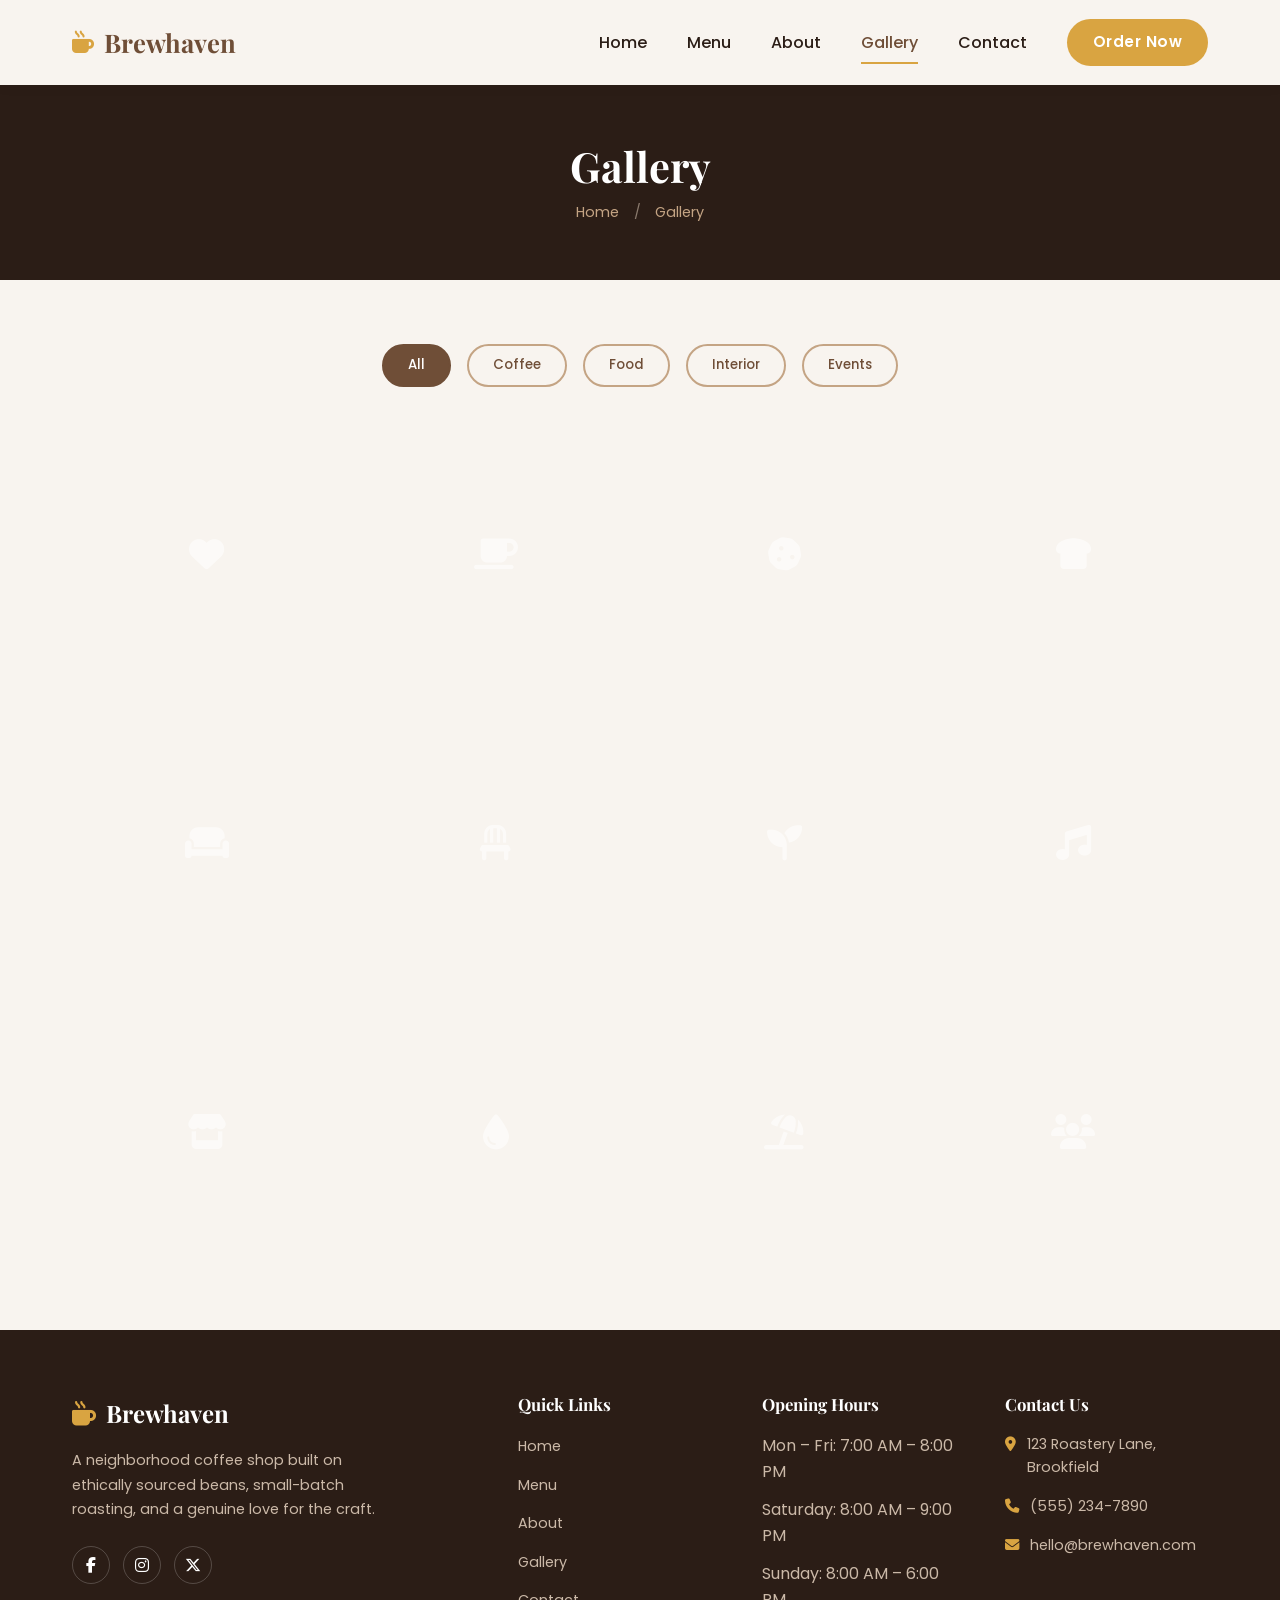
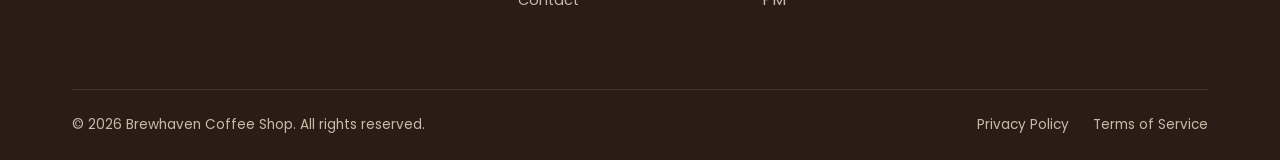
<file: gallery.html>
<!DOCTYPE html>
<html lang="en">
<head>
  <meta charset="UTF-8" />
  <meta name="viewport" content="width=device-width, initial-scale=1.0" />
  <title>Gallery | Brewhaven Coffee Shop</title>

  <link rel="preconnect" href="https://fonts.googleapis.com" />
  <link rel="preconnect" href="https://fonts.gstatic.com" crossorigin />
  <link
    href="https://fonts.googleapis.com/css2?family=Playfair+Display:wght@600;700&family=Poppins:wght@300;400;500;600&display=swap"
    rel="stylesheet"
  />

  <link
    rel="stylesheet"
    href="https://cdnjs.cloudflare.com/ajax/libs/font-awesome/6.5.1/css/all.min.css"
  />

  <link rel="stylesheet" href="css/style.css" />
  <link rel="stylesheet" href="css/navbar.css" />
  <link rel="stylesheet" href="css/gallery.css" />
  <link rel="stylesheet" href="css/footer.css" />
  <link rel="stylesheet" href="css/responsive.css" />
</head>
<body>
  <!-- ==================================================================
       NAVIGATION BAR
       ================================================================== -->
  <header class="navbar">
    <div class="navbar-container container">

      <a href="index.html" class="navbar-logo">
        <i class="fa-solid fa-mug-hot"></i>
        Brewhaven
      </a>

      <nav class="navbar-links">
        <a href="index.html" class="navbar-link">Home</a>
        <a href="menu.html" class="navbar-link">Menu</a>
        <a href="about.html" class="navbar-link">About</a>
        <a href="gallery.html" class="navbar-link active">Gallery</a>
        <a href="contact.html" class="navbar-link">Contact</a>
        <a href="contact.html" class="btn navbar-btn">Order Now</a>
      </nav>

      <button class="navbar-toggle" aria-label="Toggle navigation menu">
        <span></span>
        <span></span>
        <span></span>
      </button>

    </div>
  </header>

  <main>
    <!-- ================================================================
         PAGE HEADER
         ================================================================ -->
    <section class="page-header">
      <div class="container">
        <h1 class="page-header-title">Gallery</h1>
        <p class="page-header-breadcrumb">
          <a href="index.html">Home</a>
          <span>/</span>
          Gallery
        </p>
      </div>
    </section>

    <!-- ================================================================
         GALLERY GRID
         Each ".gallery-photo-item" stores its category, icon, and
         caption as data-* attributes — js/gallery.js reads these to
         power both the filter tabs and the lightbox.
         ================================================================ -->
    <section class="gallery-page">
      <div class="container">

        <div class="gallery-filters">
          <button class="gallery-filter-btn active" data-filter="all">All</button>
          <button class="gallery-filter-btn" data-filter="coffee">Coffee</button>
          <button class="gallery-filter-btn" data-filter="food">Food</button>
          <button class="gallery-filter-btn" data-filter="interior">Interior</button>
          <button class="gallery-filter-btn" data-filter="events">Events</button>
        </div>

        <div class="gallery-page-grid">

          <div class="gallery-photo-item" data-category="coffee" data-icon="fa-solid fa-heart" data-caption="Latte art, freehand poured">
            <div class="gallery-photo-inner"><i class="fa-solid fa-heart"></i></div>
            <div class="gallery-photo-overlay"><i class="fa-solid fa-magnifying-glass"></i></div>
          </div>

          <div class="gallery-photo-item" data-category="coffee" data-icon="fa-solid fa-mug-saucer" data-caption="Pour-over brewing, in progress">
            <div class="gallery-photo-inner"><i class="fa-solid fa-mug-saucer"></i></div>
            <div class="gallery-photo-overlay"><i class="fa-solid fa-magnifying-glass"></i></div>
          </div>

          <div class="gallery-photo-item" data-category="food" data-icon="fa-solid fa-cookie" data-caption="Fresh croissants, straight from the oven">
            <div class="gallery-photo-inner"><i class="fa-solid fa-cookie"></i></div>
            <div class="gallery-photo-overlay"><i class="fa-solid fa-magnifying-glass"></i></div>
          </div>

          <div class="gallery-photo-item" data-category="food" data-icon="fa-solid fa-bread-slice" data-caption="Blueberry muffins, baked daily">
            <div class="gallery-photo-inner"><i class="fa-solid fa-bread-slice"></i></div>
            <div class="gallery-photo-overlay"><i class="fa-solid fa-magnifying-glass"></i></div>
          </div>

          <div class="gallery-photo-item" data-category="interior" data-icon="fa-solid fa-couch" data-caption="Our cozy reading nook">
            <div class="gallery-photo-inner"><i class="fa-solid fa-couch"></i></div>
            <div class="gallery-photo-overlay"><i class="fa-solid fa-magnifying-glass"></i></div>
          </div>

          <div class="gallery-photo-item" data-category="interior" data-icon="fa-solid fa-chair" data-caption="Bar seating along the front window">
            <div class="gallery-photo-inner"><i class="fa-solid fa-chair"></i></div>
            <div class="gallery-photo-overlay"><i class="fa-solid fa-magnifying-glass"></i></div>
          </div>

          <div class="gallery-photo-item" data-category="coffee" data-icon="fa-solid fa-seedling" data-caption="Roasting beans in small batches">
            <div class="gallery-photo-inner"><i class="fa-solid fa-seedling"></i></div>
            <div class="gallery-photo-overlay"><i class="fa-solid fa-magnifying-glass"></i></div>
          </div>

          <div class="gallery-photo-item" data-category="events" data-icon="fa-solid fa-music" data-caption="Live acoustic night, every Friday">
            <div class="gallery-photo-inner"><i class="fa-solid fa-music"></i></div>
            <div class="gallery-photo-overlay"><i class="fa-solid fa-magnifying-glass"></i></div>
          </div>

          <div class="gallery-photo-item" data-category="events" data-icon="fa-solid fa-store" data-caption="Our original farmers' market pop-up">
            <div class="gallery-photo-inner"><i class="fa-solid fa-store"></i></div>
            <div class="gallery-photo-overlay"><i class="fa-solid fa-magnifying-glass"></i></div>
          </div>

          <div class="gallery-photo-item" data-category="coffee" data-icon="fa-solid fa-droplet" data-caption="Espresso extraction, up close">
            <div class="gallery-photo-inner"><i class="fa-solid fa-droplet"></i></div>
            <div class="gallery-photo-overlay"><i class="fa-solid fa-magnifying-glass"></i></div>
          </div>

          <div class="gallery-photo-item" data-category="interior" data-icon="fa-solid fa-umbrella-beach" data-caption="Outdoor patio seating">
            <div class="gallery-photo-inner"><i class="fa-solid fa-umbrella-beach"></i></div>
            <div class="gallery-photo-overlay"><i class="fa-solid fa-magnifying-glass"></i></div>
          </div>

          <div class="gallery-photo-item" data-category="events" data-icon="fa-solid fa-users" data-caption="Barista training day with the team">
            <div class="gallery-photo-inner"><i class="fa-solid fa-users"></i></div>
            <div class="gallery-photo-overlay"><i class="fa-solid fa-magnifying-glass"></i></div>
          </div>

        </div>
      </div>
    </section>
  </main>

  <!-- ==================================================================
       LIGHTBOX (hidden until a photo is clicked)
       ================================================================== -->
  <div class="lightbox" id="lightbox">
    <button class="lightbox-arrow prev" aria-label="Previous photo">
      <i class="fa-solid fa-chevron-left"></i>
    </button>

    <div class="lightbox-content">
      <button class="lightbox-close" aria-label="Close">
        <i class="fa-solid fa-xmark"></i>
      </button>
      <div class="lightbox-photo"></div>
      <p class="lightbox-caption"></p>
    </div>

    <button class="lightbox-arrow next" aria-label="Next photo">
      <i class="fa-solid fa-chevron-right"></i>
    </button>
  </div>

  <!-- ==================================================================
       FOOTER (identical to every other page)
       ================================================================== -->
  <footer class="footer">
    <div class="container">

      <div class="footer-grid">

        <div>
          <a href="index.html" class="footer-brand-logo">
            <i class="fa-solid fa-mug-hot"></i>
            Brewhaven
          </a>
          <p class="footer-brand-text">
            A neighborhood coffee shop built on ethically sourced beans,
            small-batch roasting, and a genuine love for the craft.
          </p>
          <div class="footer-socials">
            <a href="#" class="footer-social-link" aria-label="Facebook">
              <i class="fa-brands fa-facebook-f"></i>
            </a>
            <a href="#" class="footer-social-link" aria-label="Instagram">
              <i class="fa-brands fa-instagram"></i>
            </a>
            <a href="#" class="footer-social-link" aria-label="Twitter">
              <i class="fa-brands fa-x-twitter"></i>
            </a>
          </div>
        </div>

        <div>
          <h4 class="footer-heading">Quick Links</h4>
          <ul class="footer-links">
            <li><a href="index.html">Home</a></li>
            <li><a href="menu.html">Menu</a></li>
            <li><a href="about.html">About</a></li>
            <li><a href="gallery.html">Gallery</a></li>
            <li><a href="contact.html">Contact</a></li>
          </ul>
        </div>

        <div>
          <h4 class="footer-heading">Opening Hours</h4>
          <ul class="footer-links">
            <li>Mon – Fri: 7:00 AM – 8:00 PM</li>
            <li>Saturday: 8:00 AM – 9:00 PM</li>
            <li>Sunday: 8:00 AM – 6:00 PM</li>
          </ul>
        </div>

        <div>
          <h4 class="footer-heading">Contact Us</h4>
          <div class="footer-contact-item">
            <i class="fa-solid fa-location-dot"></i>
            <span>123 Roastery Lane, Brookfield</span>
          </div>
          <div class="footer-contact-item">
            <i class="fa-solid fa-phone"></i>
            <span>(555) 234-7890</span>
          </div>
          <div class="footer-contact-item">
            <i class="fa-solid fa-envelope"></i>
            <span>hello@brewhaven.com</span>
          </div>
        </div>

      </div>

      <div class="footer-bottom">
        <p>&copy; 2026 Brewhaven Coffee Shop. All rights reserved.</p>
        <div class="footer-bottom-links">
          <a href="#">Privacy Policy</a>
          <a href="#">Terms of Service</a>
        </div>
      </div>

    </div>
  </footer>

  <script src="js/gallery.js"></script>
  <script src="js/navbar.js"></script>
</body>
</html>
</file>
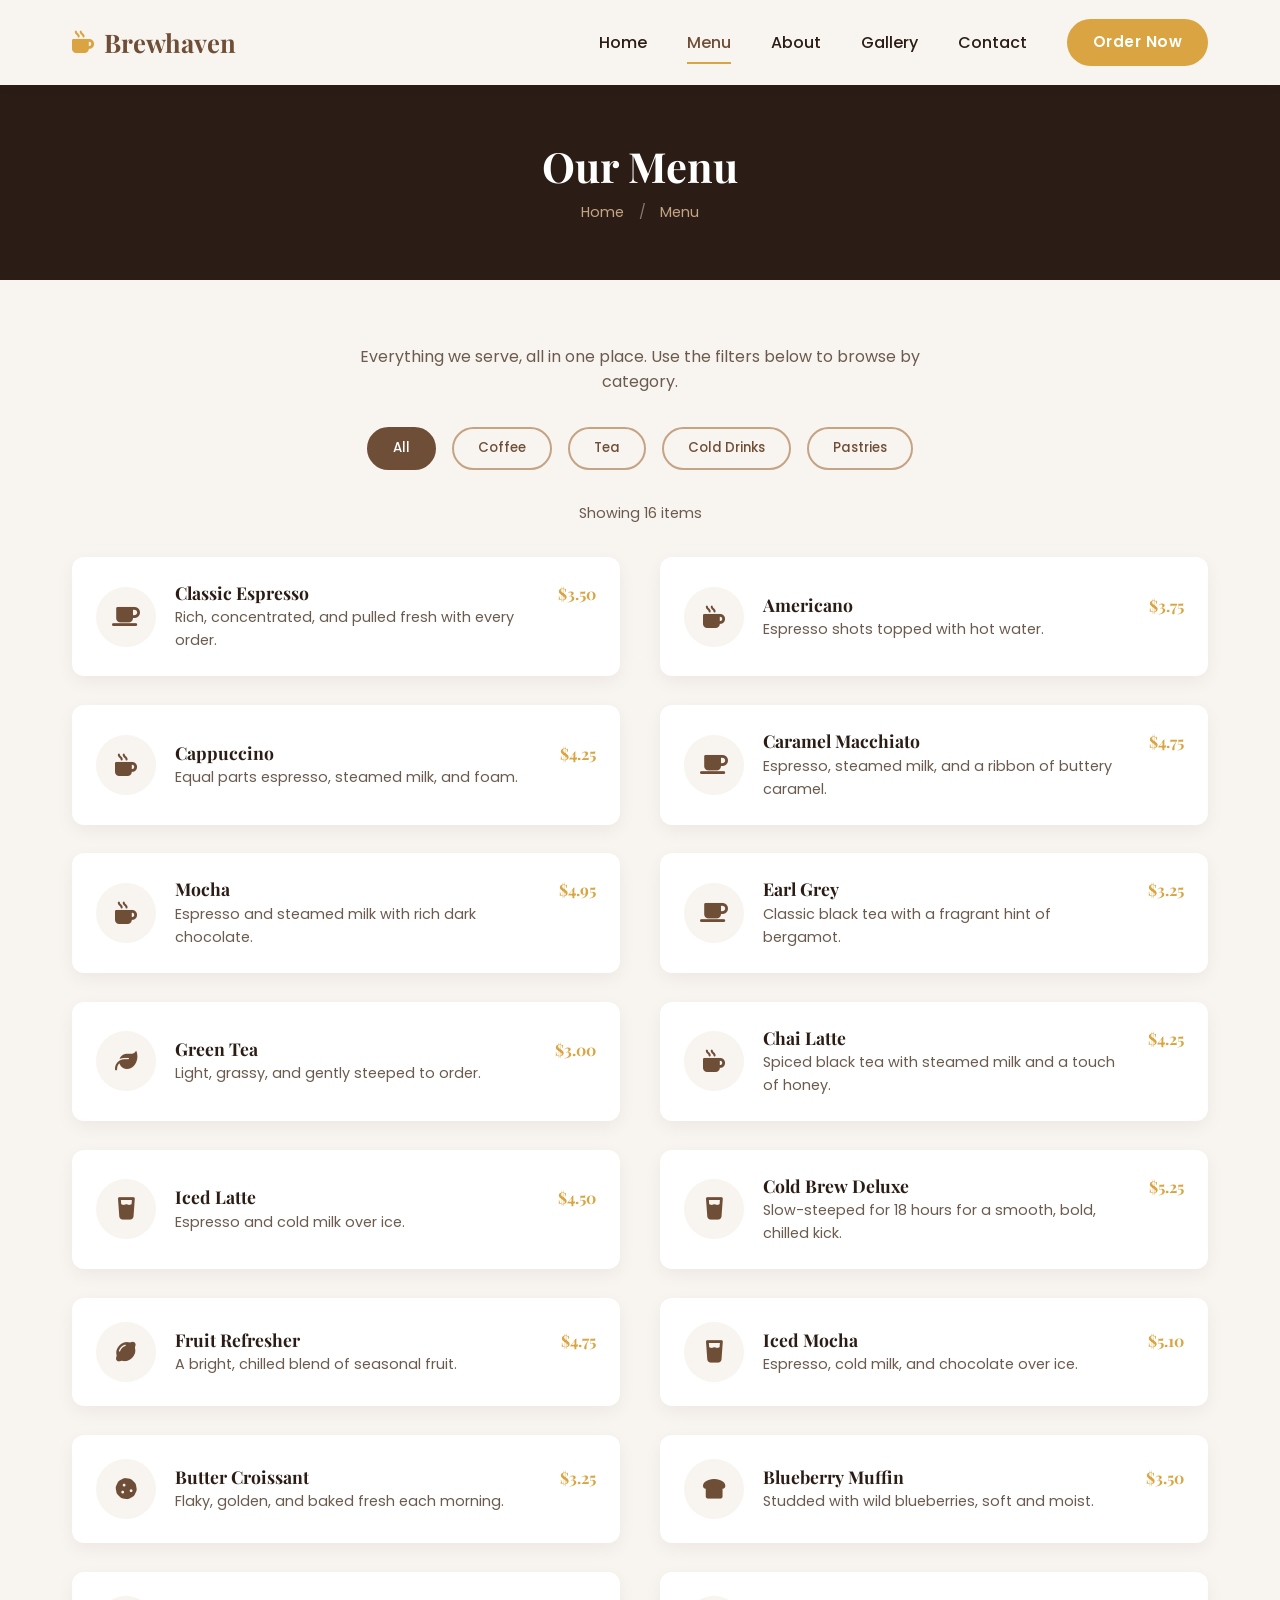
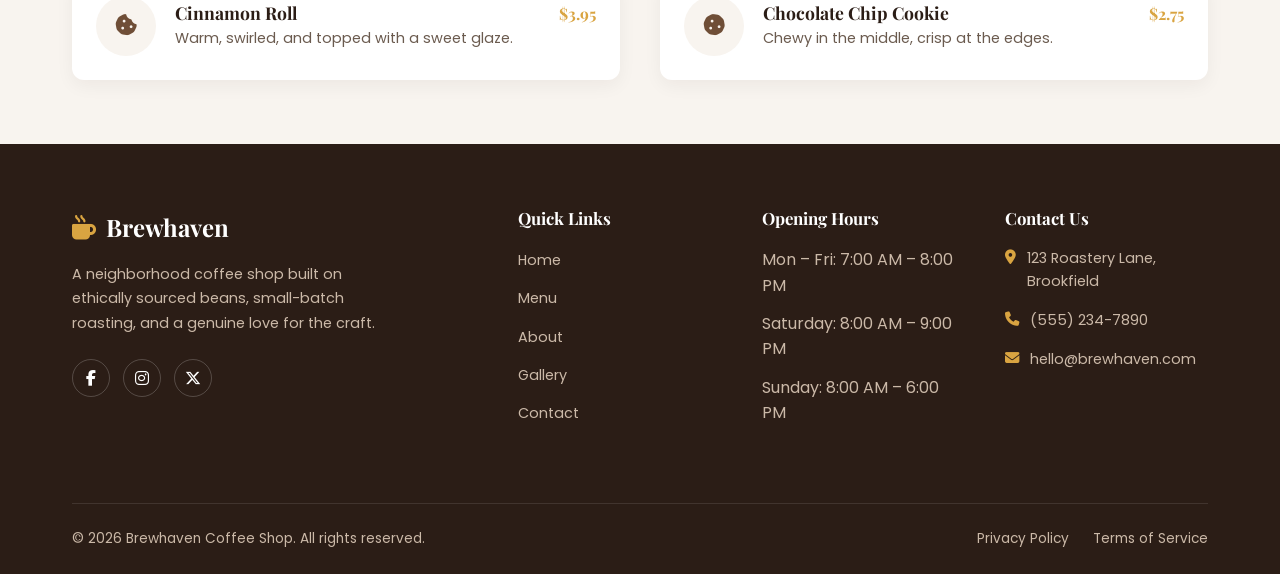
<file: menu.html>
<!DOCTYPE html>
<html lang="en">
<head>
  <meta charset="UTF-8" />
  <meta name="viewport" content="width=device-width, initial-scale=1.0" />
  <title>Menu | Brewhaven Coffee Shop</title>

  <!-- Google Fonts: Playfair Display for headings, Poppins for body text -->
  <link rel="preconnect" href="https://fonts.googleapis.com" />
  <link rel="preconnect" href="https://fonts.gstatic.com" crossorigin />
  <link
    href="https://fonts.googleapis.com/css2?family=Playfair+Display:wght@600;700&family=Poppins:wght@300;400;500;600&display=swap"
    rel="stylesheet"
  />

  <!-- Font Awesome (for icons like the coffee cup, phone, social icons) -->
  <link
    rel="stylesheet"
    href="https://cdnjs.cloudflare.com/ajax/libs/font-awesome/6.5.1/css/all.min.css"
  />

  <!-- Our stylesheets. style.css MUST come first because it defines the
       CSS variables (colors, fonts) that every other file depends on.
       Note: no hero.css here — that banner style is unique to Home. -->
  <link rel="stylesheet" href="css/style.css" />
  <link rel="stylesheet" href="css/navbar.css" />
  <link rel="stylesheet" href="css/popular-menu.css" />
  <link rel="stylesheet" href="css/menu.css" />
  <link rel="stylesheet" href="css/footer.css" />
  <link rel="stylesheet" href="css/responsive.css" />
</head>
<body>
  <!-- ==================================================================
       NAVIGATION BAR
       Identical to index.html, except "Menu" now has the "active"
       class instead of "Home", so visitors can see which page
       they're currently on.
       ================================================================== -->
  <header class="navbar">
    <div class="navbar-container container">

      <a href="index.html" class="navbar-logo">
        <i class="fa-solid fa-mug-hot"></i>
        Brewhaven
      </a>

      <nav class="navbar-links">
        <a href="index.html" class="navbar-link">Home</a>
        <a href="menu.html" class="navbar-link active">Menu</a>
        <a href="about.html" class="navbar-link">About</a>
        <a href="gallery.html" class="navbar-link">Gallery</a>
        <a href="contact.html" class="navbar-link">Contact</a>
        <a href="contact.html" class="btn navbar-btn">Order Now</a>
      </nav>

      <button class="navbar-toggle" aria-label="Toggle navigation menu">
        <span></span>
        <span></span>
        <span></span>
      </button>

    </div>
  </header>

  <main>
    <!-- ================================================================
         PAGE HEADER
         Small banner + breadcrumb, shared style across every inner
         page (defined once in style.css).
         ================================================================ -->
    <section class="page-header">
      <div class="container">
        <h1 class="page-header-title">Our Menu</h1>
        <p class="page-header-breadcrumb">
          <a href="index.html">Home</a>
          <span>/</span>
          Menu
        </p>
      </div>
    </section>

    <!-- ================================================================
         FULL MENU SECTION
         Reuses the exact same ".menu-filters" / ".menu-item" classes
         and JavaScript (js/script.js) as the Home page preview — the
         filter buttons and show/hide logic work here with ZERO new
         JavaScript.
         ================================================================ -->
    <section class="full-menu">
      <div class="container">

        <p class="full-menu-intro">
          Everything we serve, all in one place. Use the filters below
          to browse by category.
        </p>

        <!-- Filter buttons -->
        <div class="menu-filters">
          <button class="menu-filter-btn active" data-filter="all">All</button>
          <button class="menu-filter-btn" data-filter="coffee">Coffee</button>
          <button class="menu-filter-btn" data-filter="tea">Tea</button>
          <button class="menu-filter-btn" data-filter="cold">Cold Drinks</button>
          <button class="menu-filter-btn" data-filter="pastries">Pastries</button>
        </div>

        <!-- Live item count, updated by js/script.js -->
        <p class="full-menu-count" id="full-menu-count"></p>

        <div class="menu-grid">

          <!-- ===== COFFEE ===== -->
          <div class="menu-item" data-category="coffee">
            <div class="menu-item-icon"><i class="fa-solid fa-mug-saucer"></i></div>
            <div class="menu-item-info">
              <div class="menu-item-text">
                <h4>Classic Espresso</h4>
                <p>Rich, concentrated, and pulled fresh with every order.</p>
              </div>
              <span class="menu-item-price">$3.50</span>
            </div>
          </div>

          <div class="menu-item" data-category="coffee">
            <div class="menu-item-icon"><i class="fa-solid fa-mug-hot"></i></div>
            <div class="menu-item-info">
              <div class="menu-item-text">
                <h4>Americano</h4>
                <p>Espresso shots topped with hot water.</p>
              </div>
              <span class="menu-item-price">$3.75</span>
            </div>
          </div>

          <div class="menu-item" data-category="coffee">
            <div class="menu-item-icon"><i class="fa-solid fa-mug-hot"></i></div>
            <div class="menu-item-info">
              <div class="menu-item-text">
                <h4>Cappuccino</h4>
                <p>Equal parts espresso, steamed milk, and foam.</p>
              </div>
              <span class="menu-item-price">$4.25</span>
            </div>
          </div>

          <div class="menu-item" data-category="coffee">
            <div class="menu-item-icon"><i class="fa-solid fa-mug-saucer"></i></div>
            <div class="menu-item-info">
              <div class="menu-item-text">
                <h4>Caramel Macchiato</h4>
                <p>Espresso, steamed milk, and a ribbon of buttery caramel.</p>
              </div>
              <span class="menu-item-price">$4.75</span>
            </div>
          </div>

          <div class="menu-item" data-category="coffee">
            <div class="menu-item-icon"><i class="fa-solid fa-mug-hot"></i></div>
            <div class="menu-item-info">
              <div class="menu-item-text">
                <h4>Mocha</h4>
                <p>Espresso and steamed milk with rich dark chocolate.</p>
              </div>
              <span class="menu-item-price">$4.95</span>
            </div>
          </div>

          <!-- ===== TEA ===== -->
          <div class="menu-item" data-category="tea">
            <div class="menu-item-icon"><i class="fa-solid fa-mug-saucer"></i></div>
            <div class="menu-item-info">
              <div class="menu-item-text">
                <h4>Earl Grey</h4>
                <p>Classic black tea with a fragrant hint of bergamot.</p>
              </div>
              <span class="menu-item-price">$3.25</span>
            </div>
          </div>

          <div class="menu-item" data-category="tea">
            <div class="menu-item-icon"><i class="fa-solid fa-leaf"></i></div>
            <div class="menu-item-info">
              <div class="menu-item-text">
                <h4>Green Tea</h4>
                <p>Light, grassy, and gently steeped to order.</p>
              </div>
              <span class="menu-item-price">$3.00</span>
            </div>
          </div>

          <div class="menu-item" data-category="tea">
            <div class="menu-item-icon"><i class="fa-solid fa-mug-hot"></i></div>
            <div class="menu-item-info">
              <div class="menu-item-text">
                <h4>Chai Latte</h4>
                <p>Spiced black tea with steamed milk and a touch of honey.</p>
              </div>
              <span class="menu-item-price">$4.25</span>
            </div>
          </div>

          <!-- ===== COLD DRINKS ===== -->
          <div class="menu-item" data-category="cold">
            <div class="menu-item-icon"><i class="fa-solid fa-glass-water"></i></div>
            <div class="menu-item-info">
              <div class="menu-item-text">
                <h4>Iced Latte</h4>
                <p>Espresso and cold milk over ice.</p>
              </div>
              <span class="menu-item-price">$4.50</span>
            </div>
          </div>

          <div class="menu-item" data-category="cold">
            <div class="menu-item-icon"><i class="fa-solid fa-glass-water"></i></div>
            <div class="menu-item-info">
              <div class="menu-item-text">
                <h4>Cold Brew Deluxe</h4>
                <p>Slow-steeped for 18 hours for a smooth, bold, chilled kick.</p>
              </div>
              <span class="menu-item-price">$5.25</span>
            </div>
          </div>

          <div class="menu-item" data-category="cold">
            <div class="menu-item-icon"><i class="fa-solid fa-lemon"></i></div>
            <div class="menu-item-info">
              <div class="menu-item-text">
                <h4>Fruit Refresher</h4>
                <p>A bright, chilled blend of seasonal fruit.</p>
              </div>
              <span class="menu-item-price">$4.75</span>
            </div>
          </div>

          <div class="menu-item" data-category="cold">
            <div class="menu-item-icon"><i class="fa-solid fa-glass-water"></i></div>
            <div class="menu-item-info">
              <div class="menu-item-text">
                <h4>Iced Mocha</h4>
                <p>Espresso, cold milk, and chocolate over ice.</p>
              </div>
              <span class="menu-item-price">$5.10</span>
            </div>
          </div>

          <!-- ===== PASTRIES ===== -->
          <div class="menu-item" data-category="pastries">
            <div class="menu-item-icon"><i class="fa-solid fa-cookie"></i></div>
            <div class="menu-item-info">
              <div class="menu-item-text">
                <h4>Butter Croissant</h4>
                <p>Flaky, golden, and baked fresh each morning.</p>
              </div>
              <span class="menu-item-price">$3.25</span>
            </div>
          </div>

          <div class="menu-item" data-category="pastries">
            <div class="menu-item-icon"><i class="fa-solid fa-bread-slice"></i></div>
            <div class="menu-item-info">
              <div class="menu-item-text">
                <h4>Blueberry Muffin</h4>
                <p>Studded with wild blueberries, soft and moist.</p>
              </div>
              <span class="menu-item-price">$3.50</span>
            </div>
          </div>

          <div class="menu-item" data-category="pastries">
            <div class="menu-item-icon"><i class="fa-solid fa-cookie-bite"></i></div>
            <div class="menu-item-info">
              <div class="menu-item-text">
                <h4>Cinnamon Roll</h4>
                <p>Warm, swirled, and topped with a sweet glaze.</p>
              </div>
              <span class="menu-item-price">$3.95</span>
            </div>
          </div>

          <div class="menu-item" data-category="pastries">
            <div class="menu-item-icon"><i class="fa-solid fa-cookie"></i></div>
            <div class="menu-item-info">
              <div class="menu-item-text">
                <h4>Chocolate Chip Cookie</h4>
                <p>Chewy in the middle, crisp at the edges.</p>
              </div>
              <span class="menu-item-price">$2.75</span>
            </div>
          </div>

        </div>
      </div>
    </section>
  </main>

  <!-- ==================================================================
       FOOTER
       Identical to index.html's footer — copy-pasted so every page
       stays consistent. (On a real production site, you'd normally
       use a backend or a JavaScript "include" system to avoid
       repeating this HTML on every page — but plain HTML/CSS/JS
       doesn't have a built-in way to do that, so copy-pasting shared
       sections like the navbar and footer is the standard approach
       for a static, no-framework site like this one.)
       ================================================================== -->
  <footer class="footer">
    <div class="container">

      <div class="footer-grid">

        <div>
          <a href="index.html" class="footer-brand-logo">
            <i class="fa-solid fa-mug-hot"></i>
            Brewhaven
          </a>
          <p class="footer-brand-text">
            A neighborhood coffee shop built on ethically sourced beans,
            small-batch roasting, and a genuine love for the craft.
          </p>
          <div class="footer-socials">
            <a href="#" class="footer-social-link" aria-label="Facebook">
              <i class="fa-brands fa-facebook-f"></i>
            </a>
            <a href="#" class="footer-social-link" aria-label="Instagram">
              <i class="fa-brands fa-instagram"></i>
            </a>
            <a href="#" class="footer-social-link" aria-label="Twitter">
              <i class="fa-brands fa-x-twitter"></i>
            </a>
          </div>
        </div>

        <div>
          <h4 class="footer-heading">Quick Links</h4>
          <ul class="footer-links">
            <li><a href="index.html">Home</a></li>
            <li><a href="menu.html">Menu</a></li>
            <li><a href="about.html">About</a></li>
            <li><a href="gallery.html">Gallery</a></li>
            <li><a href="contact.html">Contact</a></li>
          </ul>
        </div>

        <div>
          <h4 class="footer-heading">Opening Hours</h4>
          <ul class="footer-links">
            <li>Mon – Fri: 7:00 AM – 8:00 PM</li>
            <li>Saturday: 8:00 AM – 9:00 PM</li>
            <li>Sunday: 8:00 AM – 6:00 PM</li>
          </ul>
        </div>

        <div>
          <h4 class="footer-heading">Contact Us</h4>
          <div class="footer-contact-item">
            <i class="fa-solid fa-location-dot"></i>
            <span>123 Roastery Lane, Brookfield</span>
          </div>
          <div class="footer-contact-item">
            <i class="fa-solid fa-phone"></i>
            <span>(555) 234-7890</span>
          </div>
          <div class="footer-contact-item">
            <i class="fa-solid fa-envelope"></i>
            <span>hello@brewhaven.com</span>
          </div>
        </div>

      </div>

      <div class="footer-bottom">
        <p>&copy; 2026 Brewhaven Coffee Shop. All rights reserved.</p>
        <div class="footer-bottom-links">
          <a href="#">Privacy Policy</a>
          <a href="#">Terms of Service</a>
        </div>
      </div>

    </div>
  </footer>

  <!-- Our JavaScript files, loaded at the end of the body so the HTML
       loads first and the page feels faster to the visitor. -->
  <script src="js/script.js"></script>
  <script src="js/navbar.js"></script>
</body>
</html>
</file>
<file: css/style.css>
/* ==========================================================================
   STYLE.CSS
   This is our GLOBAL stylesheet. It holds things that are used
   on EVERY page: colors, fonts, resets, and basic body styles.
   Think of this file as the "foundation" of a house — every other
   CSS file (navbar.css, hero.css, etc.) builds on top of it.
   ========================================================================== */

/* --------------------------------------------------------------------------
   CSS VARIABLES (also called "Custom Properties")
   --------------------------------------------------------------------------
   A variable lets us store a value (like a color) once, and reuse it
   everywhere. If we ever want to change our brand color, we only have
   to change it in ONE place instead of hunting through every file.

   We define variables inside ":root", which means "the very top of
   the document". This makes them available on every single page.
-------------------------------------------------------------------------- */
:root {
  /* Brand colors */
  --color-primary: #6f4e37;   /* Coffee brown — main brand color */
  --color-secondary: #c4a484; /* Light latte tan — secondary color */
  --color-background: #f8f4ef;/* Warm off-white — page background */
  --color-dark: #2b1d16;      /* Deep espresso — used for text/footer */
  --color-accent: #d9a441;    /* Golden caramel — used for highlights */

  /* Text colors */
  --color-text: var(--color-dark);
  --color-text-light: #6b5b4f;
  --color-white: #ffffff;

  /* Fonts */
  --font-heading: "Playfair Display", serif;
  --font-body: "Poppins", sans-serif;

  /* Reusable spacing values — keeps spacing consistent site-wide */
  --spacing-sm: 0.5rem;
  --spacing-md: 1rem;
  --spacing-lg: 2rem;
  --spacing-xl: 4rem;

  /* Reusable transition speed for hover effects */
  --transition-fast: 0.2s ease;
  --transition-medium: 0.4s ease;
}

/* --------------------------------------------------------------------------
   CSS RESET
   --------------------------------------------------------------------------
   Every browser has slightly different default styles for things like
   margin and padding. The "*" selector below means "select every
   element on the page" so we can remove those inconsistent defaults
   and start from a clean, predictable baseline.
-------------------------------------------------------------------------- */
* {
  margin: 0;
  padding: 0;
  box-sizing: border-box;
  /* box-sizing: border-box means padding and border are INCLUDED
     inside an element's width/height, instead of adding to it.
     This makes layout math much easier to predict. */
}

/* --------------------------------------------------------------------------
   BASE BODY STYLES
   --------------------------------------------------------------------------
   These styles apply to the whole page since <body> wraps everything.
-------------------------------------------------------------------------- */
html {
  scroll-behavior: smooth;
  /* Makes clicking an on-page link (like a navbar link to a section)
     scroll smoothly instead of jumping instantly. */
}

body {
  font-family: var(--font-body);
  background-color: var(--color-background);
  color: var(--color-text);
  line-height: 1.6;
  /* line-height controls the vertical spacing between lines of text.
     1.6 means each line is 1.6x the font size tall, which makes
     paragraphs easier to read. */
}

/* --------------------------------------------------------------------------
   HEADINGS
   --------------------------------------------------------------------------
   All headings (h1–h6) use our elegant serif "heading" font.
-------------------------------------------------------------------------- */
h1,
h2,
h3,
h4 {
  font-family: var(--font-heading);
  color: var(--color-dark);
  font-weight: 700;
  line-height: 1.2;
}

/* --------------------------------------------------------------------------
   LINKS
   --------------------------------------------------------------------------
   By default, browsers make links blue and underlined. We remove
   that so WE can decide exactly how links look in each section.
-------------------------------------------------------------------------- */
a {
  text-decoration: none;
  color: inherit;
  /* color: inherit means "use whatever color your parent element uses"
     instead of the browser's default blue. */
}

/* --------------------------------------------------------------------------
   LISTS
   --------------------------------------------------------------------------
   Remove the default bullet points/numbers so we can style lists
   (like the navbar menu, which is really a <ul>) ourselves.
-------------------------------------------------------------------------- */
ul,
ol {
  list-style: none;
}

/* --------------------------------------------------------------------------
   IMAGES
   --------------------------------------------------------------------------
   Prevent images from overflowing their container on small screens.
-------------------------------------------------------------------------- */
img {
  max-width: 100%;
  display: block;
  /* display: block removes the small, mysterious gap that browsers
     add underneath images by default (images are "inline" elements
     by default, and inline elements leave room for letter descenders
     like the tail on a lowercase "g"). */
}

/* --------------------------------------------------------------------------
   BUTTONS
   --------------------------------------------------------------------------
   A shared base style for every button on the site. Individual
   sections can still override this if a specific button needs to
   look different.
-------------------------------------------------------------------------- */
button {
  font-family: var(--font-body);
  cursor: pointer;
  /* cursor: pointer changes the mouse icon to a hand when hovering,
     signaling to the user "this is clickable". */
  border: none;
  background: none;
}

/* --------------------------------------------------------------------------
   REUSABLE UTILITY CLASSES
   --------------------------------------------------------------------------
   Small helper classes we can reuse across many sections instead of
   repeating the same CSS rules over and over.
-------------------------------------------------------------------------- */

/* Constrains content to a max width and centers it — most sections
   will wrap their content in a <div class="container"> */
.container {
  width: 100%;
  max-width: 1200px;
  margin: 0 auto;
  /* margin: 0 auto means "no top/bottom margin, and automatically
     calculate equal left/right margin" — this is the classic trick
     for horizontally centering a block on the page. */
  padding: 0 var(--spacing-lg);
}

/* A reusable "pill" style button used across the site (hero button,
   newsletter button, menu "Order Now" buttons, etc.) */
.btn {
  display: inline-block;
  padding: 0.9rem 2rem;
  background-color: var(--color-accent);
  color: var(--color-white);
  border-radius: 50px;
  font-weight: 600;
  letter-spacing: 0.5px;
  transition: background-color var(--transition-fast),
    transform var(--transition-fast);
  /* transition tells the browser: "when background-color or transform
     changes, animate that change smoothly over var(--transition-fast)
     instead of snapping instantly." This is what makes hover effects
     feel polished instead of jarring. */
}

.btn:hover {
  background-color: var(--color-primary);
  transform: translateY(-2px);
  /* translateY(-2px) nudges the button up by 2 pixels on hover,
     giving a subtle "lift" feeling. */
}

/* --------------------------------------------------------------------------
   PAGE HEADER (used by every INNER page: Menu, About, Gallery, Contact)
   --------------------------------------------------------------------------
   The Home page has a big full-screen hero. Inner pages instead get a
   smaller, consistent banner — just a title and a breadcrumb trail —
   so visitors always know which page they're on and how to get back.
   Living here in style.css (not its own file) because every inner
   page reuses the EXACT same styles, unlike hero.css which is unique
   to the Home page alone.
-------------------------------------------------------------------------- */
.page-header {
  background-color: var(--color-dark);
  color: var(--color-white);
  text-align: center;
  padding: 4rem 0 3rem;
}

.page-header-title {
  color: var(--color-white);
  font-size: 2.6rem;
  margin-bottom: 0.6rem;
}

/* The "breadcrumb" is the small "Home / Menu" trail that shows a
   visitor their current location within the site. */
.page-header-breadcrumb {
  font-size: 0.9rem;
  color: var(--color-secondary);
}

.page-header-breadcrumb a {
  color: var(--color-secondary);
  transition: color var(--transition-fast);
}

.page-header-breadcrumb a:hover {
  color: var(--color-accent);
}

/* The "/" separator between breadcrumb links. Styled slightly
   differently so it doesn't look clickable like the links around it. */
.page-header-breadcrumb span {
  margin: 0 0.4rem;
  color: rgba(255, 255, 255, 0.4);
}

/* --------------------------------------------------------------------------
   PAGE HEADER (a.k.a. "PAGE BANNER")
   --------------------------------------------------------------------------
   Every inner page (Menu, About, Gallery, Contact) uses this same
   short banner below the navbar — a page title plus a small
   breadcrumb trail. It lives here in style.css (rather than in a
   single page's CSS file) because it's shared across MULTIPLE pages,
   not specific to just one.
-------------------------------------------------------------------------- */
.page-header {
  background-color: var(--color-dark);
  padding: 3.5rem 0;
  text-align: center;
}

.page-header-title {
  color: var(--color-white);
  font-size: 2.6rem;
  margin-bottom: 0.6rem;
}

/* A "breadcrumb" shows the visitor their current location within the
   site's structure, e.g. "Home / Menu". The ">" separator is inserted
   with the ::after pseudo-element trick we first used in navbar.css. */
.page-header-breadcrumb {
  display: flex;
  justify-content: center;
  gap: 0.5rem;
  font-size: 0.9rem;
  color: var(--color-secondary);
}

.page-header-breadcrumb a {
  color: var(--color-secondary);
  transition: color var(--transition-fast);
}

.page-header-breadcrumb a:hover {
  color: var(--color-accent);
}

.page-header-breadcrumb span {
  color: #8a7a6d;
}
</file>
<file: css/navbar.css>
/* ==========================================================================
   NAVBAR.CSS
   Styles ONLY for the navigation bar at the top of every page.
   Keeping navbar styles in their own file (instead of style.css)
   makes it much easier to find and edit later — you don't have to
   scroll through hundreds of unrelated lines to fix the navbar.
   ========================================================================== */

/* --------------------------------------------------------------------------
   NAVBAR CONTAINER
   --------------------------------------------------------------------------
   position: sticky + top: 0 keeps the navbar pinned to the top of the
   screen even as the user scrolls down the page.
-------------------------------------------------------------------------- */
.navbar {
  position: sticky;
  top: 0;
  left: 0;
  width: 100%;
  z-index: 1000;
  /* z-index controls stacking order — higher numbers sit ON TOP of
     lower numbers. We set this high so the navbar always stays above
     other page content (like images or the hero section). */
  background-color: var(--color-background);
  box-shadow: 0 2px 10px rgba(43, 29, 22, 0.08);
  /* box-shadow adds a soft shadow beneath the navbar so it looks
     slightly "lifted" above the page content. The format is:
     offset-x offset-y blur-radius color. rgba() lets us use a color
     with transparency (the last number, 0.08, means 8% opaque). */
}

/* The inner row that holds the logo, links, and hamburger icon */
.navbar-container {
  display: flex;
  /* display: flex turns this element into a "flex container", which
     lets us line up its children (logo, links, hamburger) in a row
     and control the spacing between them easily. */
  align-items: center;
  /* align-items: center vertically centers the children within the
     navbar's height. */
  justify-content: space-between;
  /* justify-content: space-between pushes the first child (logo) to
     the far left and the last child (hamburger/links) to the far
     right, spreading everything else evenly in between. */
  padding: 1.2rem 2rem;
}

/* --------------------------------------------------------------------------
   LOGO
-------------------------------------------------------------------------- */
.navbar-logo {
  display: flex;
  align-items: center;
  gap: 0.6rem;
  /* gap adds space BETWEEN flex children without needing extra
     margin on each one individually. */
  font-family: var(--font-heading);
  font-size: 1.6rem;
  font-weight: 700;
  color: var(--color-primary);
}

.navbar-logo i {
  color: var(--color-accent);
  font-size: 1.4rem;
}

/* --------------------------------------------------------------------------
   NAV LINKS
-------------------------------------------------------------------------- */
.navbar-links {
  display: flex;
  align-items: center;
  gap: 2.5rem;
}

.navbar-link {
  position: relative;
  font-weight: 500;
  color: var(--color-text);
  padding: 0.3rem 0;
  transition: color var(--transition-fast);
}

/* An underline effect built with ::after (a "pseudo-element").
   ::after lets us insert a small extra piece of content/styling
   after an element, without adding a new tag in our HTML. Here we
   use it to draw an animated underline under each nav link. */
.navbar-link::after {
  content: "";
  position: absolute;
  bottom: -4px;
  left: 0;
  width: 0;
  height: 2px;
  background-color: var(--color-accent);
  transition: width var(--transition-fast);
}

.navbar-link:hover {
  color: var(--color-primary);
}

.navbar-link:hover::after {
  width: 100%;
  /* On hover, the underline grows from 0 width to full width,
     creating a smooth "sliding underline" animation. */
}

/* Highlight whichever page the visitor is currently on */
.navbar-link.active {
  color: var(--color-primary);
}

.navbar-link.active::after {
  width: 100%;
}

/* --------------------------------------------------------------------------
   NAVBAR BUTTON (Order Now / Contact)
-------------------------------------------------------------------------- */
.navbar-btn {
  padding: 0.7rem 1.6rem;
  font-size: 0.95rem;
}

/* --------------------------------------------------------------------------
   HAMBURGER ICON (mobile menu toggle)
   --------------------------------------------------------------------------
   This is hidden on desktop and only shown on small screens.
   The actual "hide on desktop / show on mobile" rule lives in
   responsive.css, since that file controls all screen-size logic.
-------------------------------------------------------------------------- */
.navbar-toggle {
  display: none;
  /* Hidden by default (desktop). responsive.css will turn this back
     on with display: block/flex once the screen gets narrow enough. */
  flex-direction: column;
  gap: 5px;
  cursor: pointer;
  background: none;
  border: none;
  z-index: 1100;
}

.navbar-toggle span {
  width: 26px;
  height: 3px;
  background-color: var(--color-dark);
  border-radius: 2px;
  transition: transform var(--transition-fast), opacity var(--transition-fast);
}

/* When JavaScript adds the "open" class to the toggle button, we
   animate the three bars into an "X" shape. */
.navbar-toggle.open span:nth-child(1) {
  transform: translateY(8px) rotate(45deg);
}

.navbar-toggle.open span:nth-child(2) {
  opacity: 0;
}

.navbar-toggle.open span:nth-child(3) {
  transform: translateY(-8px) rotate(-45deg);
}
</file>
<file: css/hero.css>
/* ==========================================================================
   HERO.CSS
   Styles for the big, full-width welcome banner at the top of the
   Home page — the first thing a visitor sees.
   ========================================================================== */

/* --------------------------------------------------------------------------
   HERO SECTION WRAPPER
   --------------------------------------------------------------------------
   We use a background-image here instead of an <img> tag because this
   image is DECORATIVE (part of the page's design), not CONTENT the
   user needs to read. Decorative images belong in CSS; meaningful
   images (like a menu item photo) belong in HTML <img> tags.
-------------------------------------------------------------------------- */
.hero {
  position: relative;
  /* "position: relative" on the parent lets us later use
     "position: absolute" on a child (like the dark overlay) to
     place it precisely on top of this section. */
  min-height: 90vh;
  /* "vh" = "viewport height" — 1vh is 1% of the visible browser
     window height. 90vh means "90% of the screen height", so the
     hero always fills almost the whole first screen, no matter
     what device it's viewed on. */
  display: flex;
  align-items: center;
  justify-content: flex-start;

  /* PLACEHOLDER background: a warm coffee-toned gradient standing in
     for a real photo. Swap the file path below (once you add your
     own image to images/hero/) to use a real photograph instead —
     see the note at the bottom of this file. */
  background-image: linear-gradient(
      to right,
      rgba(43, 29, 22, 0.75),
      rgba(43, 29, 22, 0.35)
    ),
    linear-gradient(135deg, #4a3223 0%, #6f4e37 55%, #8a6a4d 100%);
  background-size: cover;
  background-position: center;
  color: var(--color-white);
  overflow: hidden;
}

/* --------------------------------------------------------------------------
   HERO CONTENT
-------------------------------------------------------------------------- */
.hero-content {
  max-width: 600px;
  padding: 2rem;
  animation: heroFadeIn 1s ease forwards;
  /* "animation" tells this element to run the @keyframes rule named
     "heroFadeIn" (defined below) once, over 1 second, using an "ease"
     timing curve (starts fast, ends slow — feels natural). */
}

.hero-eyebrow {
  display: inline-flex;
  align-items: center;
  gap: 0.5rem;
  font-size: 0.9rem;
  letter-spacing: 2px;
  text-transform: uppercase;
  color: var(--color-secondary);
  margin-bottom: 1rem;
  font-weight: 500;
}

.hero-title {
  font-size: 3.5rem;
  color: var(--color-white);
  margin-bottom: 1.2rem;
}

/* A styled <span> inside the heading, so ONE word can stand out in
   the accent color instead of making the whole heading one color. */
.hero-title span {
  color: var(--color-accent);
}

.hero-description {
  font-size: 1.05rem;
  color: #efe6db;
  margin-bottom: 2rem;
  max-width: 480px;
}

.hero-buttons {
  display: flex;
  align-items: center;
  gap: 1.2rem;
}

/* A secondary, outlined button style — used next to our solid
   ".btn" button so the two actions ("Order Now" vs "View Menu")
   feel like a primary and a secondary choice. */
.btn-outline {
  display: inline-block;
  padding: 0.9rem 2rem;
  border: 2px solid var(--color-white);
  border-radius: 50px;
  color: var(--color-white);
  font-weight: 600;
  transition: background-color var(--transition-fast),
    color var(--transition-fast);
}

.btn-outline:hover {
  background-color: var(--color-white);
  color: var(--color-primary);
}

/* --------------------------------------------------------------------------
   KEYFRAME ANIMATION
   --------------------------------------------------------------------------
   "@keyframes" lets us define a multi-step animation. "from" is the
   starting state, "to" is the ending state. Here, the hero content
   starts invisible and shifted down slightly, then fades/slides
   into its normal position — a subtle, professional entrance effect.
-------------------------------------------------------------------------- */
@keyframes heroFadeIn {
  from {
    opacity: 0;
    transform: translateY(20px);
  }
  to {
    opacity: 1;
    transform: translateY(0);
  }
}

/* --------------------------------------------------------------------------
   NOTE: USING A REAL PHOTO INSTEAD OF THE GRADIENT PLACEHOLDER
   --------------------------------------------------------------------------
   1. Save your photo as images/hero/hero-bg.jpg
   2. Replace the "background-image" property above with:

      background-image: linear-gradient(
          to right,
          rgba(43, 29, 22, 0.75),
          rgba(43, 29, 22, 0.35)
        ),
        url("../images/hero/hero-bg.jpg");

   Keeping the dark gradient layered on top of the photo (like above)
   is important — it's what keeps the white heading text readable
   over a busy photo background.
-------------------------------------------------------------------------- */
</file>
<file: css/featured-coffee.css>
/* ==========================================================================
   FEATURED-COFFEE.CSS
   Styles for the "Featured Coffee" section on the Home page — a
   showcase of 2-3 signature drinks in a card layout.

   This is where we introduce CSS GRID. We already used Flexbox for
   the navbar and hero (great for lining things up in ONE direction —
   a row or a column). Grid is better when you want to lay things out
   in ROWS AND COLUMNS at the same time, like a set of even cards.
   ========================================================================== */

/* --------------------------------------------------------------------------
   SECTION WRAPPER
-------------------------------------------------------------------------- */
.featured {
  padding: var(--spacing-xl) 0;
  background-color: var(--color-background);
}

/* Reusable section header style: a small eyebrow label + big title +
   short subtitle, centered. We'll reuse this ".section-header" pattern
   for almost every section on the site, so it earns its own class
   instead of being copy-pasted with new names each time. */
.section-header {
  text-align: center;
  max-width: 600px;
  margin: 0 auto var(--spacing-lg);
}

.section-eyebrow {
  display: inline-block;
  font-size: 0.85rem;
  font-weight: 600;
  letter-spacing: 2px;
  text-transform: uppercase;
  color: var(--color-accent);
  margin-bottom: 0.6rem;
}

.section-title {
  font-size: 2.2rem;
  margin-bottom: 0.8rem;
}

.section-subtitle {
  color: var(--color-text-light);
  font-size: 1rem;
}

/* --------------------------------------------------------------------------
   CSS GRID: THE CARD LAYOUT
   --------------------------------------------------------------------------
   "display: grid" turns this container into a grid layout.

   "grid-template-columns: repeat(3, 1fr)" creates exactly 3 columns,
   each taking up an equal fraction ("1fr" = "1 fraction unit") of the
   available space. If you wanted 4 equal columns instead, you'd write
   repeat(4, 1fr).

   "gap" works the same way it did in Flexbox — it adds space BETWEEN
   grid items without needing manual margins.
-------------------------------------------------------------------------- */
.featured-grid {
  display: grid;
  grid-template-columns: repeat(3, 1fr);
  gap: 2rem;
}

/* --------------------------------------------------------------------------
   INDIVIDUAL COFFEE CARD
-------------------------------------------------------------------------- */
.coffee-card {
  background-color: var(--color-white);
  border-radius: 16px;
  padding: 2.5rem 1.8rem;
  text-align: center;
  box-shadow: 0 10px 25px rgba(43, 29, 22, 0.06);
  transition: transform var(--transition-medium), box-shadow var(--transition-medium);
}

/* Lift the whole card slightly and deepen its shadow on hover — a
   common "premium" feeling interaction for product cards. */
.coffee-card:hover {
  transform: translateY(-8px);
  box-shadow: 0 20px 35px rgba(43, 29, 22, 0.12);
}

/* --------------------------------------------------------------------------
   CARD IMAGE PLACEHOLDER
   --------------------------------------------------------------------------
   Until you add real product photos, each card shows a circular icon
   badge instead. This keeps the layout looking finished right away.
   See the note at the bottom of this file for how to swap in real
   photos later.
-------------------------------------------------------------------------- */
.coffee-card-icon {
  width: 90px;
  height: 90px;
  margin: 0 auto 1.5rem;
  border-radius: 50%;
  /* border-radius: 50% on a square (equal width/height) element turns
     it into a perfect circle. */
  background-color: var(--color-background);
  display: flex;
  align-items: center;
  justify-content: center;
  font-size: 2.2rem;
  color: var(--color-primary);
}

.coffee-card-name {
  font-size: 1.3rem;
  margin-bottom: 0.5rem;
}

.coffee-card-description {
  color: var(--color-text-light);
  font-size: 0.95rem;
  margin-bottom: 1.2rem;
}

.coffee-card-price {
  display: inline-block;
  font-family: var(--font-heading);
  font-size: 1.4rem;
  font-weight: 700;
  color: var(--color-accent);
}

/* --------------------------------------------------------------------------
   NOTE: USING REAL PRODUCT PHOTOS INSTEAD OF ICON BADGES
   --------------------------------------------------------------------------
   1. Save each photo (square, e.g. 400x400px) into images/coffee/
      as, e.g., caramel-macchiato.jpg
   2. In index.html, replace the <div class="coffee-card-icon">...</div>
      inside a card with:

      <img src="images/coffee/caramel-macchiato.jpg"
           alt="Caramel Macchiato"
           class="coffee-card-image" />

   3. Add this matching CSS rule here in featured-coffee.css:

      .coffee-card-image {
        width: 100%;
        height: 200px;
        object-fit: cover;
        border-radius: 12px;
        margin-bottom: 1.5rem;
      }

      ("object-fit: cover" crops the photo to fill the box neatly
      without stretching or distorting it.)
-------------------------------------------------------------------------- */
</file>
<file: css/popular-menu.css>
/* ==========================================================================
   POPULAR-MENU.CSS
   Styles for the "Popular Menu" section — a filterable preview of
   menu items grouped into categories (Coffee, Pastries, Cold Drinks).
   ========================================================================== */

.popular-menu {
  padding: var(--spacing-xl) 0;
  background-color: var(--color-white);
}

/* --------------------------------------------------------------------------
   FILTER TABS
   --------------------------------------------------------------------------
   These buttons let the visitor filter the menu items below without
   reloading the page. The actual show/hide logic happens in
   js/script.js — this file only handles what the buttons LOOK like.
-------------------------------------------------------------------------- */
.menu-filters {
  display: flex;
  justify-content: center;
  flex-wrap: wrap;
  /* flex-wrap: wrap lets buttons drop to a new line instead of
     squeezing or overflowing if the screen is too narrow to fit
     them all on one row. */
  gap: 1rem;
  margin-bottom: var(--spacing-lg);
}

.menu-filter-btn {
  padding: 0.6rem 1.5rem;
  border: 2px solid var(--color-secondary);
  border-radius: 50px;
  font-weight: 500;
  color: var(--color-primary);
  background-color: transparent;
  transition: background-color var(--transition-fast), color var(--transition-fast);
}

.menu-filter-btn:hover {
  background-color: var(--color-secondary);
}

/* The ".active" class is added/removed by JavaScript to whichever
   button the visitor last clicked, so they can always see which
   filter is currently selected. */
.menu-filter-btn.active {
  background-color: var(--color-primary);
  border-color: var(--color-primary);
  color: var(--color-white);
}

/* --------------------------------------------------------------------------
   MENU ITEMS GRID
-------------------------------------------------------------------------- */
.menu-grid {
  display: grid;
  grid-template-columns: repeat(2, 1fr);
  gap: 1.5rem;
}

.menu-item {
  display: flex;
  align-items: center;
  gap: 1.2rem;
  padding: 1.2rem;
  border-radius: 12px;
  transition: background-color var(--transition-fast);
}

.menu-item:hover {
  background-color: var(--color-background);
}

/* "display: none" hides an element completely, as if it were never
   in the HTML at all. JavaScript adds this class to items that don't
   match the currently selected filter. */
.menu-item.hidden {
  display: none;
}

.menu-item-icon {
  flex-shrink: 0;
  /* flex-shrink: 0 stops this icon from getting squished if the text
     next to it is long — without it, Flexbox may shrink ALL children
     (including the icon) to make everything fit. */
  width: 60px;
  height: 60px;
  border-radius: 50%;
  background-color: var(--color-background);
  display: flex;
  align-items: center;
  justify-content: center;
  font-size: 1.4rem;
  color: var(--color-primary);
}

.menu-item-info {
  flex: 1;
  /* flex: 1 tells this element "grow to fill whatever space is left
     over" — so the text block takes up all remaining width next to
     the fixed-size icon. */
  display: flex;
  justify-content: space-between;
  align-items: baseline;
  gap: 1rem;
}

.menu-item-text h4 {
  font-size: 1.1rem;
  margin-bottom: 0.2rem;
}

.menu-item-text p {
  font-size: 0.9rem;
  color: var(--color-text-light);
}

.menu-item-price {
  font-family: var(--font-heading);
  font-weight: 700;
  color: var(--color-accent);
  white-space: nowrap;
  /* white-space: nowrap stops the price ("$4.25") from ever breaking
     onto two lines, no matter how tight the space gets. */
}

/* --------------------------------------------------------------------------
   "VIEW FULL MENU" LINK
-------------------------------------------------------------------------- */
.popular-menu-cta {
  text-align: center;
  margin-top: var(--spacing-lg);
}
</file>
<file: css/why-choose-us.css>
/* ==========================================================================
   WHY-CHOOSE-US.CSS
   Styles for the "Why Choose Us" section — a set of feature
   highlights (Ethically Sourced, Freshly Roasted, etc.) in a grid.

   This section introduces a SELF-RESPONSIVE grid using
   "repeat(auto-fit, minmax(...))" — a Grid trick that reflows
   automatically as the screen shrinks, WITHOUT needing a media query.
   ========================================================================== */

.why-choose-us {
  padding: var(--spacing-xl) 0;
  background-color: var(--color-dark);
  /* A dark section breaks up the rhythm of the page — most sections
     use the light cream background, so this one stands out visually
     as you scroll, signaling "this part matters." */
}

/* Override the default (dark-text) section header colors, since this
   section sits on a dark background and needs light text instead. */
.why-choose-us .section-title,
.why-choose-us .section-subtitle {
  color: var(--color-white);
}

.why-choose-us .section-subtitle {
  color: #cbb9a8;
}

/* --------------------------------------------------------------------------
   SELF-RESPONSIVE GRID
   --------------------------------------------------------------------------
   "repeat(auto-fit, minmax(220px, 1fr))" reads as:

     "Fit as many columns as will comfortably reach at least 220px
      wide each ('minmax(220px, 1fr)'), automatically dropping to
      fewer columns per row when the container gets too narrow
      ('auto-fit')."

   This means the grid reflows itself across desktop, tablet, and
   mobile with ZERO extra media queries — Grid does the math for us.
-------------------------------------------------------------------------- */
.why-grid {
  display: grid;
  grid-template-columns: repeat(auto-fit, minmax(220px, 1fr));
  gap: 2.5rem;
}

.why-item {
  text-align: center;
}

.why-item-icon {
  width: 70px;
  height: 70px;
  margin: 0 auto 1.2rem;
  border-radius: 50%;
  border: 2px solid var(--color-accent);
  display: flex;
  align-items: center;
  justify-content: center;
  font-size: 1.6rem;
  color: var(--color-accent);
  transition: background-color var(--transition-fast), color var(--transition-fast);
}

/* A nice small detail: the icon badge fills solid on hover instead
   of staying just an outline. */
.why-item:hover .why-item-icon {
  background-color: var(--color-accent);
  color: var(--color-dark);
}

.why-item-title {
  color: var(--color-white);
  font-size: 1.15rem;
  margin-bottom: 0.5rem;
}

.why-item-description {
  color: #cbb9a8;
  font-size: 0.9rem;
  max-width: 260px;
  margin: 0 auto;
}
</file>
<file: css/about-preview.css>
/* ==========================================================================
   ABOUT-PREVIEW.CSS
   Styles for the "About Preview" section — a two-column layout with
   an image on one side and story text on the other.

   This section introduces LAYERING elements with "position: absolute"
   and "z-index" — here, used to place a decorative colored square
   slightly behind the image, a common "premium" design detail.
   ========================================================================== */

.about-preview {
  padding: var(--spacing-xl) 0;
  background-color: var(--color-background);
}

/* --------------------------------------------------------------------------
   TWO-COLUMN GRID
   --------------------------------------------------------------------------
   Unlike our other grids (equal columns), this one uses two DIFFERENT
   column widths: "1fr 1.1fr" gives the text column slightly more room
   than the image column. Grid doesn't require equal columns — you can
   size each one independently.
-------------------------------------------------------------------------- */
.about-preview-grid {
  display: grid;
  grid-template-columns: 1fr 1.1fr;
  gap: 3.5rem;
  align-items: center;
}

/* --------------------------------------------------------------------------
   IMAGE COLUMN + DECORATIVE LAYERED SHAPE
   --------------------------------------------------------------------------
   ".about-preview-image-wrap" is set to "position: relative", which
   means it becomes the "anchor" for any child using
   "position: absolute" — that child will position itself relative to
   THIS box, not the whole page.
-------------------------------------------------------------------------- */
.about-preview-image-wrap {
  position: relative;
}

/* The decorative square sits BEHIND the image. */
.about-preview-accent {
  position: absolute;
  top: -20px;
  left: -20px;
  width: 100%;
  height: 100%;
  background-color: var(--color-accent);
  border-radius: 16px;
  z-index: 1;
  /* z-index: 1 places this square in a lower "stack layer" than the
     image (which we'll give z-index: 2 below), so the square peeks
     out from behind the image's top-left corner instead of covering
     it entirely. */
}

/* The image placeholder itself (a styled box standing in for a real
   photo — see the note at the bottom of this file). */
.about-preview-image {
  position: relative;
  z-index: 2;
  width: 100%;
  aspect-ratio: 4 / 5;
  /* "aspect-ratio" locks a box's height to a ratio of its width —
     4/5 means "for every 4 units wide, be 5 units tall" — a portrait
     shape, without needing to calculate an exact pixel height. */
  border-radius: 16px;
  background: linear-gradient(135deg, #8a6a4d 0%, #6f4e37 60%, #4a3223 100%);
  display: flex;
  align-items: center;
  justify-content: center;
  color: rgba(255, 255, 255, 0.5);
  font-size: 3rem;
}

/* --------------------------------------------------------------------------
   TEXT COLUMN
-------------------------------------------------------------------------- */
.about-preview-text .section-header {
  text-align: left;
  margin: 0 0 1.2rem;
  /* Overriding the usual centered ".section-header" — here the text
     is left-aligned since it sits next to an image instead of
     standing alone. */
}

.about-preview-text p {
  color: var(--color-text-light);
  margin-bottom: 1rem;
}

.about-preview-text .btn {
  margin-top: 1rem;
}

/* --------------------------------------------------------------------------
   NOTE: USING A REAL PHOTO INSTEAD OF THE GRADIENT PLACEHOLDER
   --------------------------------------------------------------------------
   1. Save a photo of your shop/team into images/about/story.jpg
   2. Replace the <div class="about-preview-image">...</div> in
      index.html with:

      <img src="images/about/story.jpg"
           alt="Inside Brewhaven coffee shop"
           class="about-preview-image" />

   3. Update this rule so it works for an <img> instead of a <div>:

      .about-preview-image {
        object-fit: cover;
      }

      (Keep the other properties — position, z-index, aspect-ratio,
      border-radius — exactly as they are; just add object-fit.)
-------------------------------------------------------------------------- */
</file>
<file: css/testimonials.css>
/* ==========================================================================
   TESTIMONIALS.CSS
   Styles for the "Customer Testimonials" section — a slider that
   shows one customer quote at a time, with Prev/Next arrows and dot
   indicators. The actual slide-switching logic lives in js/script.js;
   this file only controls what everything LOOKS like.
   ========================================================================== */

.testimonials {
  padding: var(--spacing-xl) 0;
  background-color: var(--color-white);
}

/* --------------------------------------------------------------------------
   SLIDER WRAPPER
-------------------------------------------------------------------------- */
.testimonial-slider {
  max-width: 700px;
  margin: 0 auto;
  position: relative;
  text-align: center;
}

/* --------------------------------------------------------------------------
   INDIVIDUAL SLIDES
   --------------------------------------------------------------------------
   Every slide starts hidden. JavaScript adds the ".active" class to
   exactly ONE slide at a time — that's the one the visitor sees.
-------------------------------------------------------------------------- */
.testimonial-slide {
  display: none;
  animation: slideFadeIn var(--transition-medium);
}

.testimonial-slide.active {
  display: block;
}

@keyframes slideFadeIn {
  from {
    opacity: 0;
  }
  to {
    opacity: 1;
  }
}

.testimonial-stars {
  color: var(--color-accent);
  font-size: 1rem;
  margin-bottom: 1.2rem;
}

.testimonial-quote {
  font-family: var(--font-heading);
  font-size: 1.4rem;
  font-style: italic;
  color: var(--color-dark);
  line-height: 1.5;
  margin-bottom: 1.5rem;
}

.testimonial-author {
  font-weight: 600;
  color: var(--color-primary);
}

.testimonial-role {
  font-size: 0.9rem;
  color: var(--color-text-light);
}

/* --------------------------------------------------------------------------
   PREV / NEXT ARROW BUTTONS
   --------------------------------------------------------------------------
   Positioned absolutely so they sit to the left/right of the slide
   text, vertically centered, without disturbing the slide layout.
-------------------------------------------------------------------------- */
.testimonial-arrow {
  position: absolute;
  top: 50%;
  transform: translateY(-50%);
  /* Combined with "top: 50%", this is the standard recipe for
     perfectly vertical-centering an element of unknown height:
     push it down 50% of the parent's height, then pull it back up
     50% of ITS OWN height. */
  width: 42px;
  height: 42px;
  border-radius: 50%;
  background-color: var(--color-background);
  color: var(--color-primary);
  font-size: 1rem;
  transition: background-color var(--transition-fast), color var(--transition-fast);
}

.testimonial-arrow:hover {
  background-color: var(--color-primary);
  color: var(--color-white);
}

.testimonial-arrow.prev {
  left: -60px;
}

.testimonial-arrow.next {
  right: -60px;
}

/* --------------------------------------------------------------------------
   DOT INDICATORS
-------------------------------------------------------------------------- */
.testimonial-dots {
  display: flex;
  justify-content: center;
  gap: 0.6rem;
  margin-top: 2rem;
}

.testimonial-dot {
  width: 10px;
  height: 10px;
  border-radius: 50%;
  background-color: var(--color-secondary);
  transition: background-color var(--transition-fast), transform var(--transition-fast);
}

.testimonial-dot.active {
  background-color: var(--color-primary);
  transform: scale(1.3);
}
</file>
<file: css/gallery-preview.css>
/* ==========================================================================
   GALLERY-PREVIEW.CSS
   Styles for the "Gallery Preview" section — a small photo grid on
   the Home page that teases the full Gallery page.

   This introduces the classic "hover zoom" effect: an image that
   scales up slightly on hover, cropped neatly by a container with
   "overflow: hidden".
   ========================================================================== */

.gallery-preview {
  padding: var(--spacing-xl) 0;
  background-color: var(--color-background);
}

.gallery-preview-grid {
  display: grid;
  grid-template-columns: repeat(3, 1fr);
  gap: 1.2rem;
}

/* --------------------------------------------------------------------------
   GALLERY ITEM (THE CROPPING FRAME)
   --------------------------------------------------------------------------
   "overflow: hidden" is the key property here: it clips anything
   inside this box that spills past its edges. Combined with the
   photo scaling up on hover (below), this creates a "zoom that stays
   inside its frame" effect instead of the photo growing past its box.
-------------------------------------------------------------------------- */
.gallery-item {
  position: relative;
  aspect-ratio: 1 / 1;
  border-radius: 12px;
  overflow: hidden;
  cursor: pointer;
}

/* The placeholder "photo" itself (a gradient standing in for a real
   image — see the note at the bottom of this file). Using a distinct
   gradient angle/color per item just so the grid doesn't look
   completely uniform before real photos are added. */
.gallery-item-photo {
  width: 100%;
  height: 100%;
  display: flex;
  align-items: center;
  justify-content: center;
  font-size: 2rem;
  color: rgba(255, 255, 255, 0.55);
  transition: transform var(--transition-medium);
  /* Transitioning "transform" (not just adding it on :hover) is what
     makes the zoom feel smooth instead of snapping instantly. */
}

.gallery-item:nth-child(1) .gallery-item-photo {
  background: linear-gradient(135deg, #6f4e37, #2b1d16);
}
.gallery-item:nth-child(2) .gallery-item-photo {
  background: linear-gradient(135deg, #c4a484, #6f4e37);
}
.gallery-item:nth-child(3) .gallery-item-photo {
  background: linear-gradient(135deg, #8a6a4d, #4a3223);
}
.gallery-item:nth-child(4) .gallery-item-photo {
  background: linear-gradient(135deg, #d9a441, #6f4e37);
}
.gallery-item:nth-child(5) .gallery-item-photo {
  background: linear-gradient(135deg, #4a3223, #8a6a4d);
}
.gallery-item:nth-child(6) .gallery-item-photo {
  background: linear-gradient(135deg, #2b1d16, #c4a484);
}

/* On hover, scale the PHOTO up — not the frame. Because the frame
   has "overflow: hidden", the extra size gets clipped off neatly
   instead of pushing other grid items around. */
.gallery-item:hover .gallery-item-photo {
  transform: scale(1.1);
}

/* --------------------------------------------------------------------------
   HOVER OVERLAY
   --------------------------------------------------------------------------
   A semi-transparent dark layer + icon that fades in on hover, hinting
   "click to view the full gallery".
-------------------------------------------------------------------------- */
.gallery-item-overlay {
  position: absolute;
  inset: 0;
  /* "inset: 0" is shorthand for "top: 0; right: 0; bottom: 0; left: 0;"
     all at once — it stretches this element to perfectly cover its
     positioned parent. */
  background-color: rgba(43, 29, 22, 0.55);
  display: flex;
  align-items: center;
  justify-content: center;
  color: var(--color-white);
  font-size: 1.4rem;
  opacity: 0;
  transition: opacity var(--transition-fast);
}

.gallery-item:hover .gallery-item-overlay {
  opacity: 1;
}

.gallery-preview-cta {
  text-align: center;
  margin-top: var(--spacing-lg);
}

/* --------------------------------------------------------------------------
   NOTE: USING REAL PHOTOS INSTEAD OF THE GRADIENT PLACEHOLDERS
   --------------------------------------------------------------------------
   1. Save 6 photos into images/gallery/ (e.g. shot-1.jpg ... shot-6.jpg)
   2. In index.html, replace each
      <div class="gallery-item-photo"><i class="..."></i></div>
      with:

      <img src="images/gallery/shot-1.jpg"
           alt="Latte art close-up"
           class="gallery-item-photo" />

   3. Delete the 6 ":nth-child(...) { background: ... }" rules above —
      they're only needed for the gradient placeholders. Everything
      else (overflow: hidden, transform: scale, the overlay) keeps
      working exactly the same with real <img> tags.
-------------------------------------------------------------------------- */
</file>
<file: css/newsletter.css>
/* ==========================================================================
   NEWSLETTER.CSS
   Styles for the "Newsletter" section — an email signup form.
   Validation and submit-handling logic lives in js/script.js; this
   file only controls what the form LOOKS like.
   ========================================================================== */

.newsletter {
  padding: var(--spacing-xl) 0;
  background-color: var(--color-primary);
  text-align: center;
}

.newsletter .section-title,
.newsletter-subtitle {
  color: var(--color-white);
}

.newsletter-subtitle {
  max-width: 480px;
  margin: 0 auto var(--spacing-lg);
  color: #f0e4d8;
}

/* --------------------------------------------------------------------------
   THE FORM
   --------------------------------------------------------------------------
   Flexbox lines up the email input and the submit button side by
   side, and wraps them onto separate lines automatically if the
   screen is too narrow to fit both.
-------------------------------------------------------------------------- */
.newsletter-form {
  display: flex;
  justify-content: center;
  flex-wrap: wrap;
  gap: 0.8rem;
  max-width: 480px;
  margin: 0 auto;
}

.newsletter-input {
  flex: 1;
  /* flex: 1 lets the input grow to fill available space, while the
     button next to it just stays as wide as its own content needs. */
  min-width: 220px;
  padding: 0.9rem 1.4rem;
  border-radius: 50px;
  border: none;
  font-family: var(--font-body);
  font-size: 0.95rem;
  color: var(--color-text);
}

/* Style the placeholder text (the light grey hint text shown before
   someone types) so it matches our design instead of the browser's
   default grey. */
.newsletter-input::placeholder {
  color: var(--color-text-light);
}

/* A focus outline that's visible and on-brand (never remove focus
   styles entirely — visitors navigating by keyboard rely on it to
   see which field they're currently in). */
.newsletter-input:focus {
  outline: 3px solid var(--color-accent);
  outline-offset: 2px;
}

.newsletter-submit {
  padding: 0.9rem 2rem;
  border-radius: 50px;
  background-color: var(--color-dark);
  color: var(--color-white);
  font-weight: 600;
  transition: background-color var(--transition-fast);
}

.newsletter-submit:hover {
  background-color: var(--color-accent);
}

/* --------------------------------------------------------------------------
   FEEDBACK MESSAGE
   --------------------------------------------------------------------------
   Hidden by default. JavaScript adds ".show" and either ".success" or
   ".error" depending on whether the typed email looked valid.
-------------------------------------------------------------------------- */
.newsletter-message {
  display: none;
  margin-top: 1rem;
  font-size: 0.9rem;
  font-weight: 500;
}

.newsletter-message.show {
  display: block;
}

.newsletter-message.success {
  color: #bfe6c4;
}

.newsletter-message.error {
  color: #f3b6b6;
}
</file>
<file: css/footer.css>
/* ==========================================================================
   FOOTER.CSS
   Styles for the site-wide footer — appears at the bottom of every
   page. Holds brand info, quick links, contact details, social icons,
   and a bottom copyright bar.
   ========================================================================== */

.footer {
  background-color: var(--color-dark);
  color: #cbb9a8;
  padding-top: var(--spacing-xl);
}

/* --------------------------------------------------------------------------
   MAIN FOOTER GRID
   --------------------------------------------------------------------------
   Four columns of DIFFERENT widths: the brand column gets extra room
   (2fr) for its longer description text, while the three link/contact
   columns share equal, narrower space (1fr each).
-------------------------------------------------------------------------- */
.footer-grid {
  display: grid;
  grid-template-columns: 2fr 1fr 1fr 1fr;
  gap: 2.5rem;
  padding-bottom: var(--spacing-xl);
  border-bottom: 1px solid rgba(255, 255, 255, 0.1);
}

.footer-brand-logo {
  display: flex;
  align-items: center;
  gap: 0.6rem;
  font-family: var(--font-heading);
  font-size: 1.5rem;
  font-weight: 700;
  color: var(--color-white);
  margin-bottom: 1rem;
}

.footer-brand-logo i {
  color: var(--color-accent);
}

.footer-brand-text {
  font-size: 0.9rem;
  line-height: 1.7;
  max-width: 320px;
  margin-bottom: 1.5rem;
}

/* --------------------------------------------------------------------------
   SOCIAL ICONS
-------------------------------------------------------------------------- */
.footer-socials {
  display: flex;
  gap: 0.8rem;
}

.footer-social-link {
  width: 38px;
  height: 38px;
  border-radius: 50%;
  border: 1px solid rgba(255, 255, 255, 0.2);
  display: flex;
  align-items: center;
  justify-content: center;
  color: var(--color-white);
  transition: background-color var(--transition-fast), border-color var(--transition-fast);
}

.footer-social-link:hover {
  background-color: var(--color-accent);
  border-color: var(--color-accent);
}

/* --------------------------------------------------------------------------
   FOOTER COLUMN HEADINGS + LINK LISTS
-------------------------------------------------------------------------- */
.footer-heading {
  color: var(--color-white);
  font-size: 1.05rem;
  margin-bottom: 1.2rem;
}

.footer-links li {
  margin-bottom: 0.8rem;
}

.footer-links a {
  font-size: 0.9rem;
  transition: color var(--transition-fast);
}

.footer-links a:hover {
  color: var(--color-accent);
}

/* --------------------------------------------------------------------------
   CONTACT INFO LIST
   --------------------------------------------------------------------------
   Each contact line pairs a small icon with text using Flexbox, so
   the icon and text always stay aligned even if the text wraps onto
   two lines.
-------------------------------------------------------------------------- */
.footer-contact-item {
  display: flex;
  align-items: flex-start;
  gap: 0.7rem;
  font-size: 0.9rem;
  margin-bottom: 1rem;
}

.footer-contact-item i {
  color: var(--color-accent);
  margin-top: 0.2rem;
}

/* --------------------------------------------------------------------------
   BOTTOM BAR
-------------------------------------------------------------------------- */
.footer-bottom {
  display: flex;
  justify-content: space-between;
  align-items: center;
  flex-wrap: wrap;
  gap: 1rem;
  padding: 1.5rem 0;
  font-size: 0.85rem;
}

.footer-bottom-links {
  display: flex;
  gap: 1.5rem;
}

.footer-bottom-links a:hover {
  color: var(--color-accent);
}
</file>
<file: css/responsive.css>
/* ==========================================================================
   RESPONSIVE.CSS
   This file holds ALL of our media queries, for every section of the
   site. Keeping every responsive rule in ONE file (instead of
   scattering media queries across navbar.css, hero.css, menu.css...)
   makes it much easier to see, at a glance, everything that changes
   on smaller screens.

   A "media query" is a CSS rule that says: "only apply these styles
   IF the browser window matches a certain condition" — most commonly,
   a maximum or minimum width. This is how one website can rearrange
   itself to look good on a phone, a tablet, AND a desktop.
   ========================================================================== */

/* --------------------------------------------------------------------------
   TABLET AND BELOW (screens 992px wide or narrower)
   --------------------------------------------------------------------------
   We will add tablet-specific tweaks here as we build more sections
   (hero, menu grid, gallery grid, etc).
-------------------------------------------------------------------------- */
@media (max-width: 992px) {
  .navbar-container {
    padding: 1rem 1.5rem;
  }

  .hero-title {
    font-size: 2.8rem;
  }

  .featured-grid {
    grid-template-columns: repeat(2, 1fr);
  }

  .about-preview-grid {
    grid-template-columns: 1fr;
    gap: 2.5rem;
  }

  .about-preview-image-wrap {
    max-width: 400px;
    margin: 0 auto;
  }

  .about-story-grid {
    grid-template-columns: 1fr;
    gap: 2.5rem;
  }

  .about-story-image-wrap {
    max-width: 400px;
    margin: 0 auto;
  }

  .about-preview-text .section-header {
    text-align: center;
  }

  .about-preview-text {
    text-align: center;
  }

  .about-story-text .section-header {
    text-align: center;
  }

  .about-story-text {
    text-align: center;
  }

  .footer-grid {
    grid-template-columns: repeat(2, 1fr);
  }

  .contact-grid {
    grid-template-columns: 1fr;
  }
}

/* --------------------------------------------------------------------------
   MOBILE (screens 768px wide or narrower)
   --------------------------------------------------------------------------
   This is where the navbar switches from "horizontal row of links" to
   "hamburger icon + hidden slide-down menu".
-------------------------------------------------------------------------- */
@media (max-width: 768px) {
  /* Show the hamburger icon (it's hidden on desktop by default) */
  .navbar-toggle {
    display: flex;
  }

  /* Turn the links list into a full-width dropdown panel that is
     hidden by default... */
  .navbar-links {
    position: absolute;
    top: 100%;
    left: 0;
    width: 100%;
    flex-direction: column;
    align-items: flex-start;
    gap: 0;
    background-color: var(--color-background);
    box-shadow: 0 10px 15px rgba(43, 29, 22, 0.08);

    /* This trio (max-height + overflow + transition) is a common
       trick for animating something open/closed when we don't know
       its exact height in advance. We can't animate "display: none"
       to "display: block" directly, but we CAN animate max-height. */
    max-height: 0;
    overflow: hidden;
    transition: max-height var(--transition-medium);
  }

  /* ...and revealed when JavaScript adds the "show" class */
  .navbar-links.show {
    max-height: 400px;
  }

  .navbar-link {
    width: 100%;
    padding: 1rem 1.5rem;
  }

  /* Remove the sliding underline effect on mobile — it doesn't make
     sense visually once links are stacked vertically. */
  .navbar-link::after {
    display: none;
  }

  .navbar-btn {
    margin: 1rem 1.5rem;
  }

  .hero {
    min-height: 70vh;
    text-align: center;
    justify-content: center;
  }

  .hero-title {
    font-size: 2.2rem;
  }

  .hero-content {
    max-width: 100%;
  }

  .hero-description {
    max-width: 100%;
  }

  .hero-buttons {
    justify-content: center;
    flex-wrap: wrap;
  }

  .featured-grid {
    grid-template-columns: 1fr;
  }

  .section-title {
    font-size: 1.8rem;
  }

  .menu-grid {
    grid-template-columns: 1fr;
  }

  .menu-filters {
    gap: 0.6rem;
  }

  .menu-filter-btn {
    padding: 0.5rem 1.1rem;
    font-size: 0.9rem;
  }

  .gallery-preview-grid {
    grid-template-columns: repeat(2, 1fr);
  }

  .testimonial-arrow.prev {
    left: 0;
  }

  .testimonial-arrow.next {
    right: 0;
  }

  .testimonial-slider {
    padding: 0 3rem;
  }

  .testimonial-quote {
    font-size: 1.15rem;
  }

  .newsletter-form {
    flex-direction: column;
  }

  .newsletter-input,
  .newsletter-submit {
    width: 100%;
  }

  .footer-grid {
    grid-template-columns: 1fr;
    text-align: center;
  }

  .footer-brand-logo,
  .footer-socials {
    justify-content: center;
  }

  .footer-brand-text {
    margin-left: auto;
    margin-right: auto;
  }

  .footer-contact-item {
    justify-content: center;
  }

  .footer-bottom {
    flex-direction: column;
    text-align: center;
  }

  .page-header {
    padding: 3rem 0 2rem;
  }

  .page-header-title {
    font-size: 2rem;
  }

  .about-stat-number {
    font-size: 2.2rem;
  }

  .gallery-filters {
    gap: 0.6rem;
  }

  .gallery-filter-btn {
    padding: 0.5rem 1.1rem;
    font-size: 0.9rem;
  }

  .lightbox-arrow.prev {
    left: 10px;
  }

  .lightbox-arrow.next {
    right: 10px;
  }

  .lightbox-content {
    width: 90vw;
  }

  .form-row {
    grid-template-columns: 1fr;
  }

  .contact-form-card {
    padding: 1.8rem;
  }
}
</file>
<file: css/about.css>
/* ==========================================================================
   ABOUT.CSS
   Styles specific to the About page (about.html): the full story
   section, an animated stats strip, and the team grid.
   ========================================================================== */

/* --------------------------------------------------------------------------
   OUR STORY (full version)
   --------------------------------------------------------------------------
   Same two-column "image + text" pattern as the Home page's About
   Preview (position/z-index layered accent square), just with more
   paragraphs since this IS the full story, not a teaser.
-------------------------------------------------------------------------- */
.about-story {
  padding: var(--spacing-xl) 0;
  background-color: var(--color-background);
}

.about-story-grid {
  display: grid;
  grid-template-columns: 1fr 1.1fr;
  gap: 3.5rem;
  align-items: center;
}

.about-story-image-wrap {
  position: relative;
}

.about-story-accent {
  position: absolute;
  top: -20px;
  left: -20px;
  width: 100%;
  height: 100%;
  background-color: var(--color-accent);
  border-radius: 16px;
  z-index: 1;
}

.about-story-image {
  position: relative;
  z-index: 2;
  width: 100%;
  aspect-ratio: 4 / 5;
  border-radius: 16px;
  background: linear-gradient(135deg, #8a6a4d 0%, #6f4e37 60%, #4a3223 100%);
  display: flex;
  align-items: center;
  justify-content: center;
  color: rgba(255, 255, 255, 0.5);
  font-size: 3rem;
}

.about-story-text .section-header {
  text-align: left;
  margin: 0 0 1.2rem;
}

.about-story-text p {
  color: var(--color-text-light);
  margin-bottom: 1rem;
}

/* --------------------------------------------------------------------------
   STATS STRIP
   --------------------------------------------------------------------------
   Big numbers that count up from 0 when they scroll into view. The
   counting animation lives in js/script.js (using the
   IntersectionObserver API) — this file only styles the layout.
-------------------------------------------------------------------------- */
.about-stats {
  background-color: var(--color-dark);
  padding: var(--spacing-lg) 0;
}

.about-stats-grid {
  display: grid;
  grid-template-columns: repeat(auto-fit, minmax(180px, 1fr));
  gap: 2rem;
  text-align: center;
}

.about-stat-number {
  font-family: var(--font-heading);
  font-size: 2.8rem;
  font-weight: 700;
  color: var(--color-accent);
  /* The "+" symbol appended after the number lives in the HTML, not
     here — since it should never be part of the number JavaScript
     counts up (see js/script.js). */
}

.about-stat-label {
  color: #cbb9a8;
  font-size: 0.9rem;
  margin-top: 0.3rem;
  text-transform: uppercase;
  letter-spacing: 1px;
}

/* --------------------------------------------------------------------------
   TEAM SECTION
-------------------------------------------------------------------------- */
.about-team {
  padding: var(--spacing-xl) 0;
  background-color: var(--color-white);
}

.team-grid {
  display: grid;
  grid-template-columns: repeat(auto-fit, minmax(220px, 1fr));
  gap: 2rem;
}

.team-card {
  text-align: center;
}

.team-card-photo {
  width: 160px;
  height: 160px;
  margin: 0 auto 1.2rem;
  border-radius: 50%;
  background: linear-gradient(135deg, #8a6a4d 0%, #6f4e37 60%, #4a3223 100%);
  display: flex;
  align-items: center;
  justify-content: center;
  color: rgba(255, 255, 255, 0.5);
  font-size: 2.5rem;
}

.team-card-name {
  font-size: 1.15rem;
  margin-bottom: 0.2rem;
}

.team-card-role {
  color: var(--color-accent);
  font-size: 0.9rem;
  font-weight: 500;
  margin-bottom: 0.8rem;
}

.team-card-socials {
  display: flex;
  justify-content: center;
  gap: 0.6rem;
}

.team-card-social-link {
  width: 34px;
  height: 34px;
  border-radius: 50%;
  background-color: var(--color-background);
  color: var(--color-primary);
  display: flex;
  align-items: center;
  justify-content: center;
  font-size: 0.9rem;
  transition: background-color var(--transition-fast), color var(--transition-fast);
}

.team-card-social-link:hover {
  background-color: var(--color-primary);
  color: var(--color-white);
}

/* --------------------------------------------------------------------------
   NOTE: USING REAL PHOTOS INSTEAD OF THE PLACEHOLDERS
   --------------------------------------------------------------------------
   Story image: replace .about-story-image's <div> with an <img>
   exactly as described in the matching note in css/about-preview.css.

   Team photos: replace each <div class="team-card-photo">...</div>
   with <img src="images/team/name.jpg" alt="..." class="team-card-photo" />
   then add "object-fit: cover;" to the .team-card-photo rule above.
-------------------------------------------------------------------------- */
</file>
<file: css/contact.css>
/* ==========================================================================
   CONTACT.CSS
   Styles for the Contact page: a two-column layout (form + info),
   plus an embedded map. Form validation logic lives in js/script.js.
   ========================================================================== */

.contact-page {
  padding: var(--spacing-xl) 0;
  background-color: var(--color-background);
}

.contact-grid {
  display: grid;
  grid-template-columns: 1.3fr 1fr;
  gap: 3rem;
}

/* --------------------------------------------------------------------------
   CONTACT FORM
-------------------------------------------------------------------------- */
.contact-form-card {
  background-color: var(--color-white);
  border-radius: 16px;
  padding: 2.5rem;
  box-shadow: 0 10px 25px rgba(43, 29, 22, 0.06);
}

.form-group {
  margin-bottom: 1.4rem;
}

/* Two fields side by side (Name + Email) on wide screens. */
.form-row {
  display: grid;
  grid-template-columns: 1fr 1fr;
  gap: 1.2rem;
}

.form-label {
  display: block;
  font-size: 0.9rem;
  font-weight: 500;
  color: var(--color-dark);
  margin-bottom: 0.5rem;
}

.form-input,
.form-textarea {
  width: 100%;
  padding: 0.8rem 1rem;
  border: 1.5px solid #e4d9cc;
  border-radius: 8px;
  font-family: var(--font-body);
  font-size: 0.95rem;
  color: var(--color-text);
  transition: border-color var(--transition-fast);
}

.form-textarea {
  resize: vertical;
  /* "resize: vertical" lets the visitor drag the textarea taller or
     shorter, but not wider — keeping it from breaking the layout. */
  min-height: 140px;
}

.form-input:focus,
.form-textarea:focus {
  outline: none;
  border-color: var(--color-accent);
}

/* Applied by JavaScript when a field fails validation on submit. */
.form-input.error,
.form-textarea.error {
  border-color: #c0392b;
}

.form-error-text {
  display: none;
  color: #c0392b;
  font-size: 0.8rem;
  margin-top: 0.4rem;
}

.form-error-text.show {
  display: block;
}

.form-submit-btn {
  width: 100%;
  padding: 1rem;
  border-radius: 8px;
}

.form-success-message {
  display: none;
  margin-top: 1.2rem;
  padding: 0.9rem 1.2rem;
  border-radius: 8px;
  background-color: #e3f3e5;
  color: #2f6d38;
  font-size: 0.9rem;
  text-align: center;
}

.form-success-message.show {
  display: block;
}

/* --------------------------------------------------------------------------
   CONTACT INFO SIDEBAR
-------------------------------------------------------------------------- */
.contact-info-card {
  background-color: var(--color-dark);
  color: var(--color-white);
  border-radius: 16px;
  padding: 2.5rem;
  margin-bottom: 1.5rem;
}

.contact-info-item {
  display: flex;
  align-items: flex-start;
  gap: 1rem;
  margin-bottom: 1.5rem;
}

.contact-info-item:last-child {
  margin-bottom: 0;
}

.contact-info-icon {
  width: 44px;
  height: 44px;
  flex-shrink: 0;
  border-radius: 50%;
  background-color: rgba(217, 164, 65, 0.15);
  color: var(--color-accent);
  display: flex;
  align-items: center;
  justify-content: center;
  font-size: 1.1rem;
}

.contact-info-label {
  font-size: 0.8rem;
  text-transform: uppercase;
  letter-spacing: 1px;
  color: #cbb9a8;
  margin-bottom: 0.2rem;
}

.contact-info-value {
  font-size: 0.95rem;
}

/* --------------------------------------------------------------------------
   MAP EMBED
-------------------------------------------------------------------------- */
.contact-map {
  border-radius: 16px;
  overflow: hidden;
  /* "overflow: hidden" here clips the embedded map's square corners
     to match our rounded-corner design, since the <iframe> itself
     can't be rounded directly. */
  box-shadow: 0 10px 25px rgba(43, 29, 22, 0.06);
}

.contact-map iframe {
  width: 100%;
  height: 320px;
  border: none;
  display: block;
}
</file>
<file: css/menu.css>
/* ==========================================================================
   MENU.CSS
   Styles specific to the full Menu page (menu.html). This page reuses
   the ".menu-filters" and ".menu-item" classes and JavaScript we
   already built for the Home page's Popular Menu preview (in
   popular-menu.css and js/script.js) — proof that building reusable
   components pays off. This file only adds what's DIFFERENT about
   the full page: more breathing room, a section intro, and a bigger
   item count.
   ========================================================================== */

.full-menu {
  padding: var(--spacing-xl) 0;
  background-color: var(--color-background);
}

.full-menu-intro {
  text-align: center;
  max-width: 600px;
  margin: 0 auto var(--spacing-lg);
  color: var(--color-text-light);
}

/* --------------------------------------------------------------------------
   On the full menu page, items get a little more breathing room than
   the compact Home page preview, since there's no other content
   competing for space on this page.
-------------------------------------------------------------------------- */
.full-menu .menu-grid {
  gap: 1.8rem 2.5rem;
  /* Two values in "gap" means "row-gap column-gap" — here, less space
     between rows (1.8rem) than between columns (2.5rem), which keeps
     the list feeling tight vertically but airy horizontally. */
}

.full-menu .menu-item {
  padding: 1.5rem;
  background-color: var(--color-white);
  border-radius: 12px;
  box-shadow: 0 6px 18px rgba(43, 29, 22, 0.05);
}

.full-menu .menu-item:hover {
  background-color: var(--color-white);
  box-shadow: 0 10px 25px rgba(43, 29, 22, 0.1);
}

/* --------------------------------------------------------------------------
   RESULT COUNT / EMPTY STATE
   --------------------------------------------------------------------------
   A small helper line showing how many items match the current
   filter — updated by JavaScript. Not strictly necessary, but a nice
   detail on a page where the list length changes as you click tabs.
-------------------------------------------------------------------------- */
.full-menu-count {
  text-align: center;
  font-size: 0.9rem;
  color: var(--color-text-light);
  margin-bottom: 2rem;
}
</file>
<file: css/gallery.css>
/* ==========================================================================
   GALLERY.CSS
   Styles for the full Gallery page: a filterable photo grid plus a
   full-screen "lightbox" that opens when a photo is clicked. The
   open/close/navigate logic lives in js/gallery.js — this file only
   controls appearance.
   ========================================================================== */

.gallery-page {
  padding: var(--spacing-xl) 0;
  background-color: var(--color-background);
}

/* --------------------------------------------------------------------------
   FILTER TABS
   --------------------------------------------------------------------------
   Same visual style as the Menu page's filters, reused here for
   consistency across the site.
-------------------------------------------------------------------------- */
.gallery-filters {
  display: flex;
  justify-content: center;
  flex-wrap: wrap;
  gap: 1rem;
  margin-bottom: var(--spacing-lg);
}

.gallery-filter-btn {
  padding: 0.6rem 1.5rem;
  border: 2px solid var(--color-secondary);
  border-radius: 50px;
  font-weight: 500;
  color: var(--color-primary);
  background-color: transparent;
  transition: background-color var(--transition-fast), color var(--transition-fast);
}

.gallery-filter-btn:hover {
  background-color: var(--color-secondary);
}

.gallery-filter-btn.active {
  background-color: var(--color-primary);
  border-color: var(--color-primary);
  color: var(--color-white);
}

/* --------------------------------------------------------------------------
   PHOTO GRID
   --------------------------------------------------------------------------
   "auto-fit / minmax" again (same trick from Why Choose Us) — the
   grid reflows itself across screen sizes with no extra media query.
-------------------------------------------------------------------------- */
.gallery-page-grid {
  display: grid;
  grid-template-columns: repeat(auto-fit, minmax(260px, 1fr));
  gap: 1.2rem;
}

.gallery-photo-item {
  position: relative;
  aspect-ratio: 1 / 1;
  border-radius: 12px;
  overflow: hidden;
  cursor: pointer;
}

.gallery-photo-item.hidden {
  display: none;
}

.gallery-photo-inner {
  width: 100%;
  height: 100%;
  display: flex;
  align-items: center;
  justify-content: center;
  font-size: 2.2rem;
  color: rgba(255, 255, 255, 0.55);
  transition: transform var(--transition-medium);
}

.gallery-photo-item:hover .gallery-photo-inner {
  transform: scale(1.08);
}

.gallery-photo-overlay {
  position: absolute;
  inset: 0;
  background-color: rgba(43, 29, 22, 0.55);
  display: flex;
  align-items: center;
  justify-content: center;
  color: var(--color-white);
  font-size: 1.4rem;
  opacity: 0;
  transition: opacity var(--transition-fast);
}

.gallery-photo-item:hover .gallery-photo-overlay {
  opacity: 1;
}

/* --------------------------------------------------------------------------
   LIGHTBOX
   --------------------------------------------------------------------------
   A full-screen overlay for viewing one photo at a time, with
   Prev/Next/Close controls. Hidden by default; js/gallery.js adds
   the ".open" class to reveal it.
-------------------------------------------------------------------------- */
.lightbox {
  display: none;
  position: fixed;
  inset: 0;
  z-index: 2000;
  background-color: rgba(20, 13, 9, 0.92);
  align-items: center;
  justify-content: center;
}

.lightbox.open {
  display: flex;
  /* We switch "display" between "none" and "flex" with JavaScript
     (rather than CSS opacity/visibility) because a hidden lightbox
     should be completely removed from the page's layout and totally
     unclickable — "display: none" guarantees both. */
}

.lightbox-content {
  position: relative;
  width: min(600px, 90vw);
  /* "min(600px, 90vw)" picks whichever value is SMALLER: on a wide
     desktop screen, that's 600px; on a narrow phone, 90vw (90% of
     the screen width) becomes smaller instead, so the lightbox never
     overflows off-screen on any device. */
  text-align: center;
}

.lightbox-photo {
  width: 100%;
  aspect-ratio: 4 / 3;
  border-radius: 12px;
  display: flex;
  align-items: center;
  justify-content: center;
  font-size: 4rem;
  color: rgba(255, 255, 255, 0.6);
  margin-bottom: 1rem;
}

.lightbox-caption {
  color: var(--color-white);
  font-family: var(--font-heading);
  font-size: 1.2rem;
}

/* --------------------------------------------------------------------------
   LIGHTBOX CONTROLS
-------------------------------------------------------------------------- */
.lightbox-close {
  position: absolute;
  top: -50px;
  right: 0;
  width: 40px;
  height: 40px;
  border-radius: 50%;
  background-color: rgba(255, 255, 255, 0.1);
  color: var(--color-white);
  font-size: 1.1rem;
  transition: background-color var(--transition-fast);
}

.lightbox-close:hover {
  background-color: var(--color-accent);
}

.lightbox-arrow {
  position: fixed;
  top: 50%;
  transform: translateY(-50%);
  width: 48px;
  height: 48px;
  border-radius: 50%;
  background-color: rgba(255, 255, 255, 0.1);
  color: var(--color-white);
  font-size: 1.2rem;
  transition: background-color var(--transition-fast);
}

.lightbox-arrow:hover {
  background-color: var(--color-accent);
}

.lightbox-arrow.prev {
  left: 30px;
}

.lightbox-arrow.next {
  right: 30px;
}

/* --------------------------------------------------------------------------
   NOTE: USING REAL PHOTOS INSTEAD OF ICON PLACEHOLDERS
   --------------------------------------------------------------------------
   1. Add each real photo's src to a "data-photo" attribute on its
      matching .gallery-photo-item in gallery.html, e.g.:

      <div class="gallery-photo-item" data-photo="images/gallery/shot-1.jpg" ...>

   2. In js/gallery.js, inside "openLightbox()", replace the line that
      sets the lightbox icon with one that sets an <img> src instead
      (swap the <i> tag inside .lightbox-photo for a real <img> tag in
      gallery.html first, then target it with
      document.querySelector(".lightbox-photo img").src = photoUrl).
-------------------------------------------------------------------------- */
</file>
